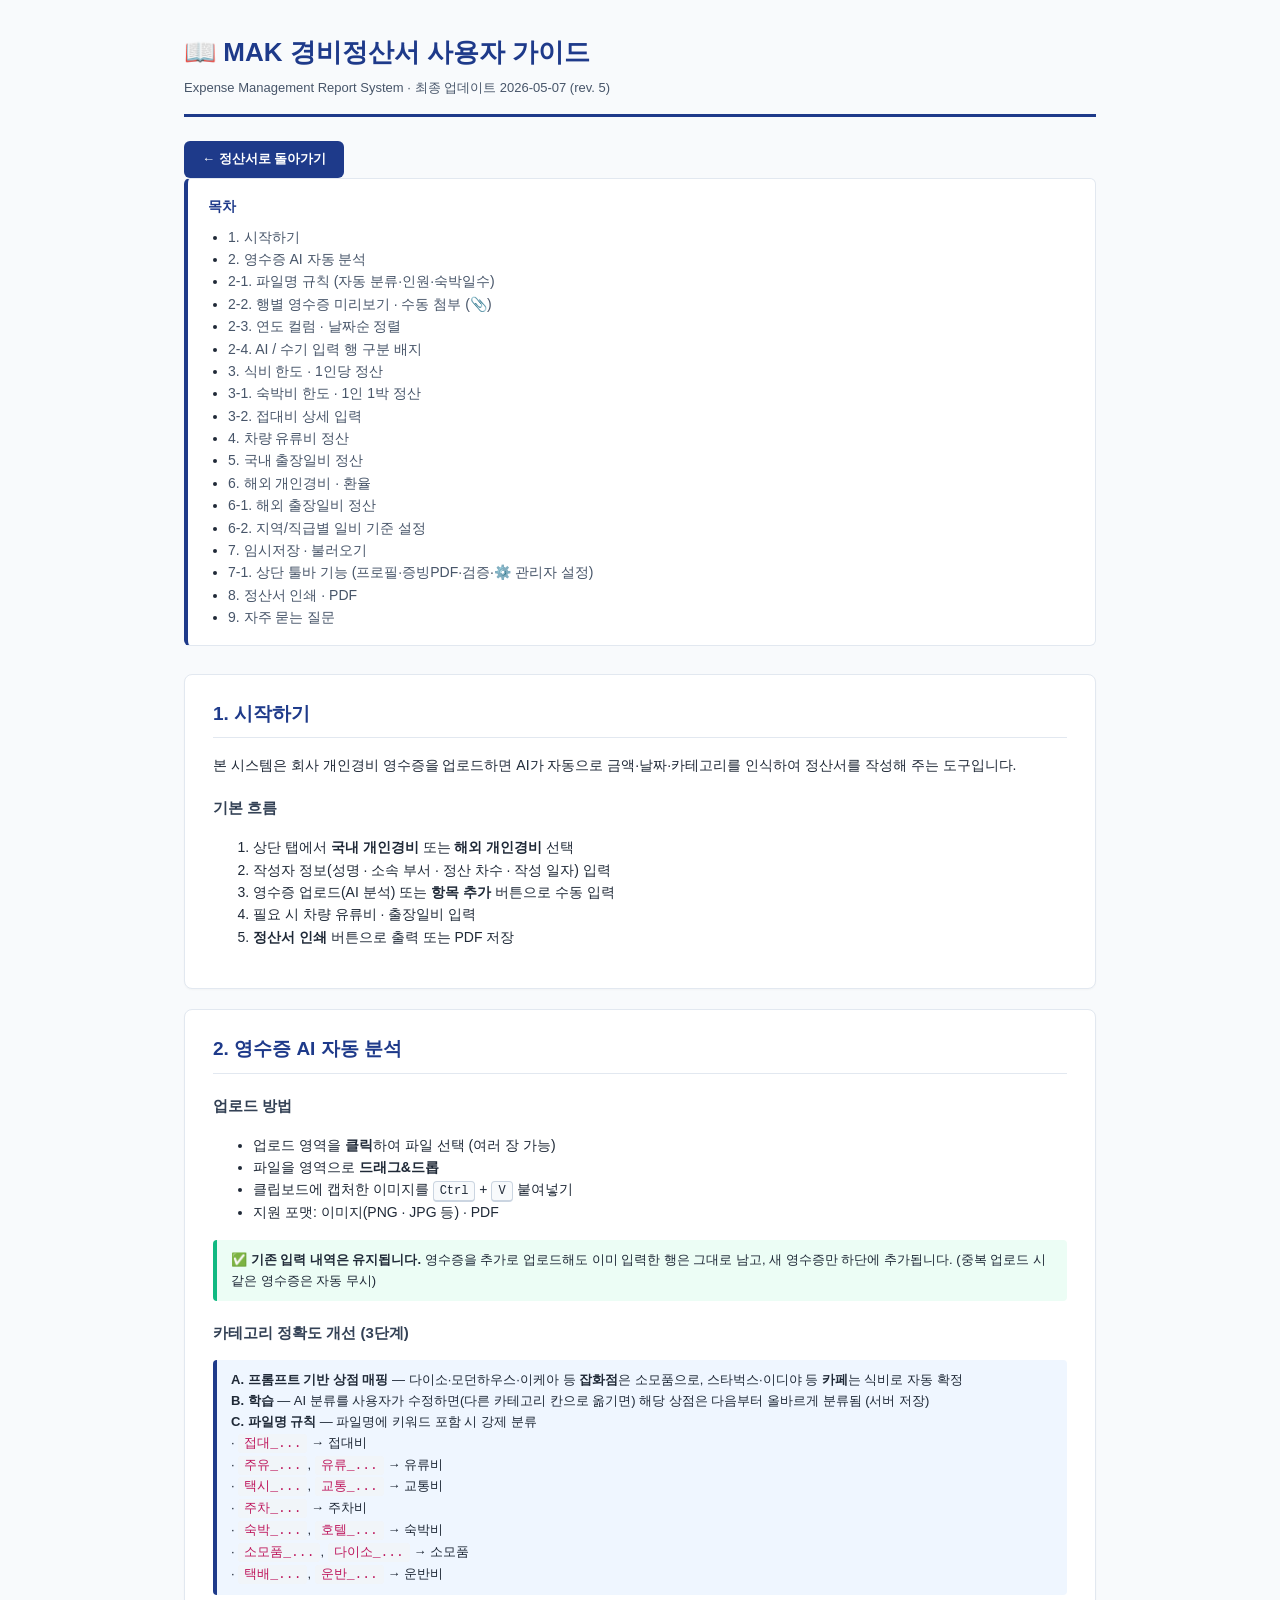
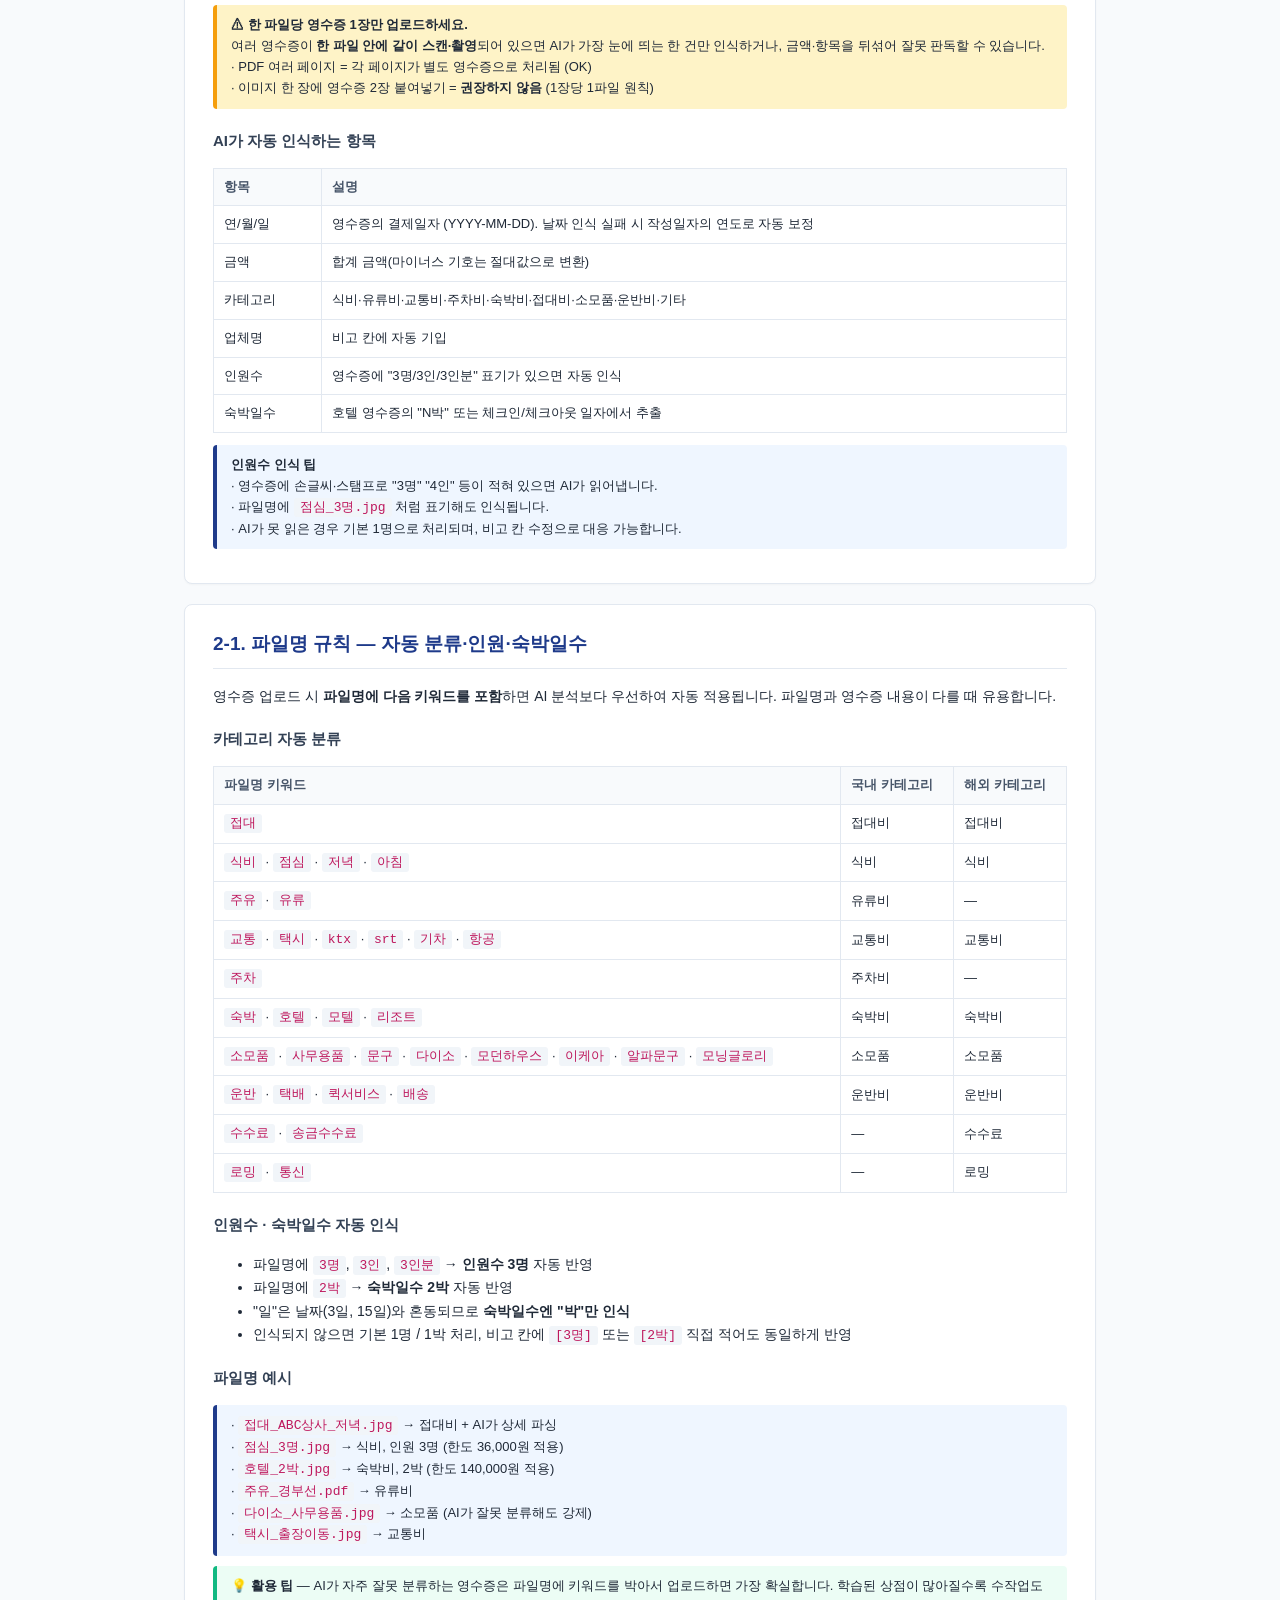
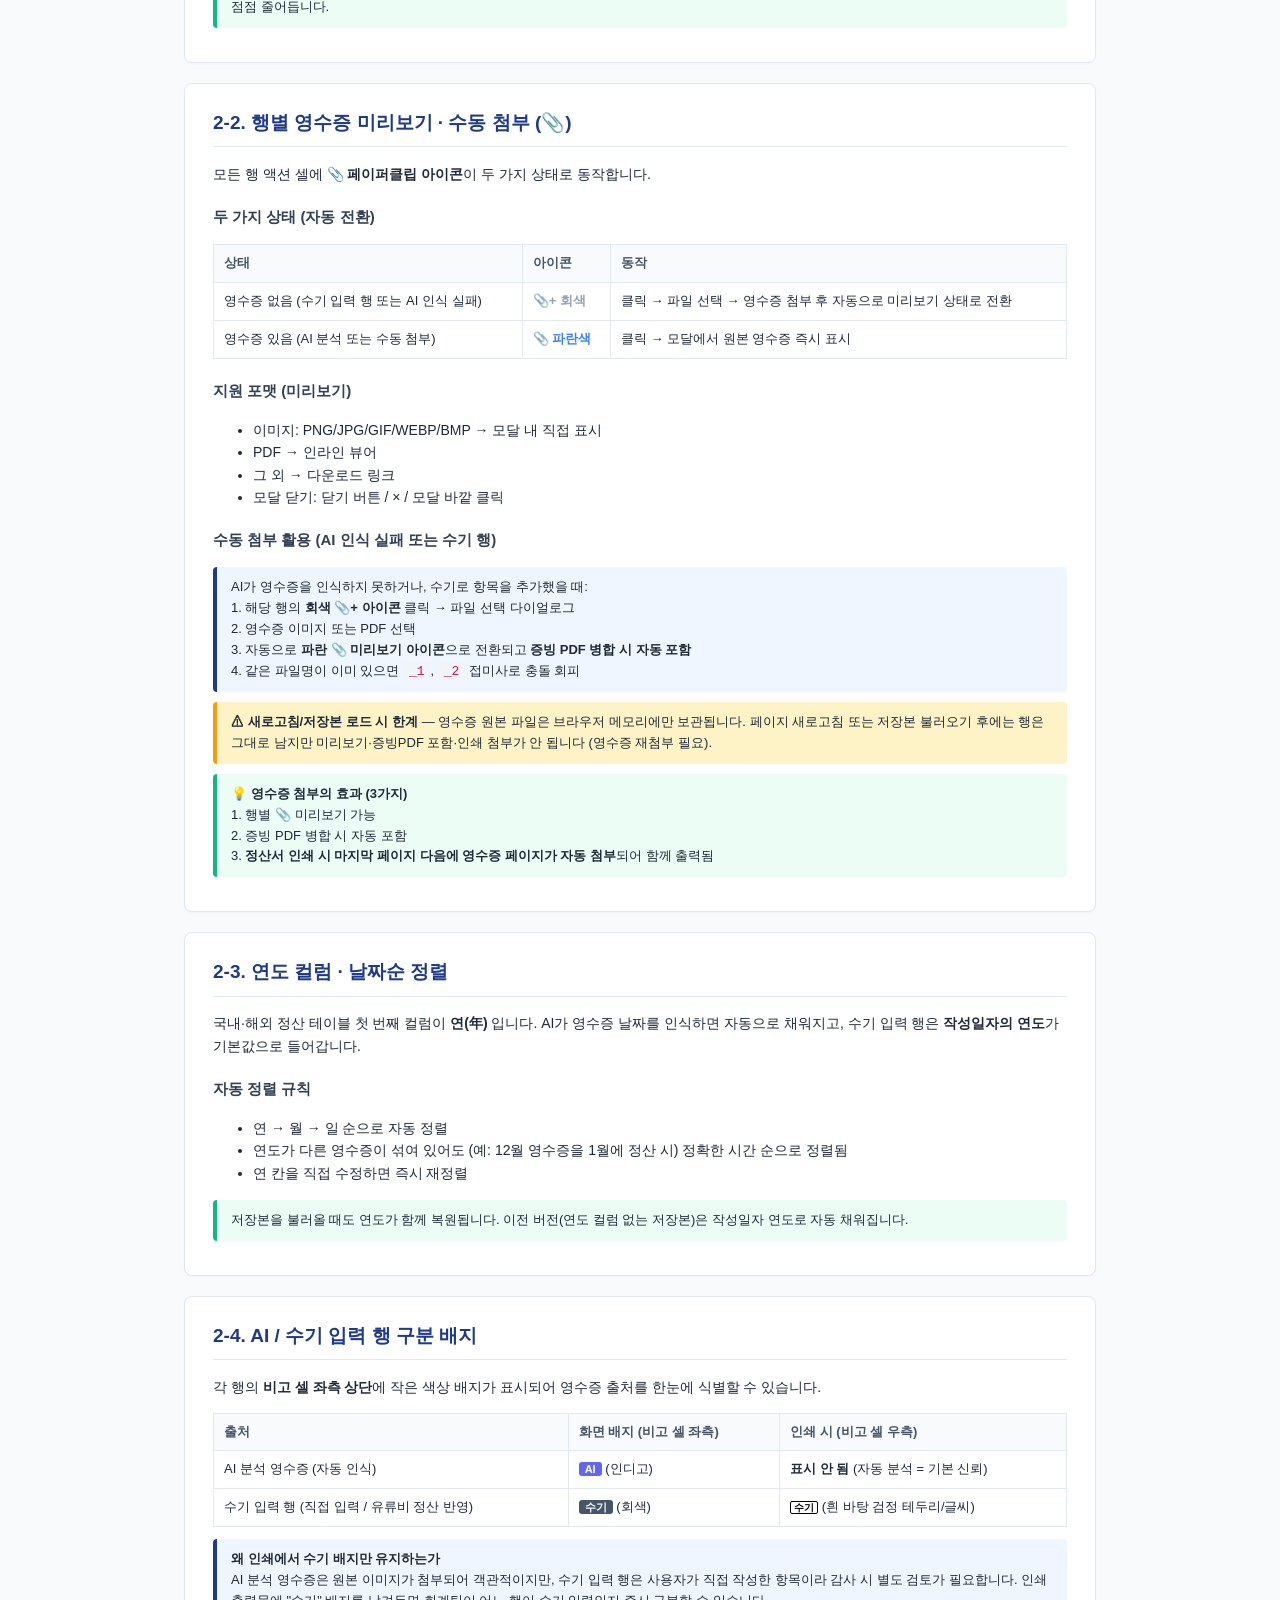
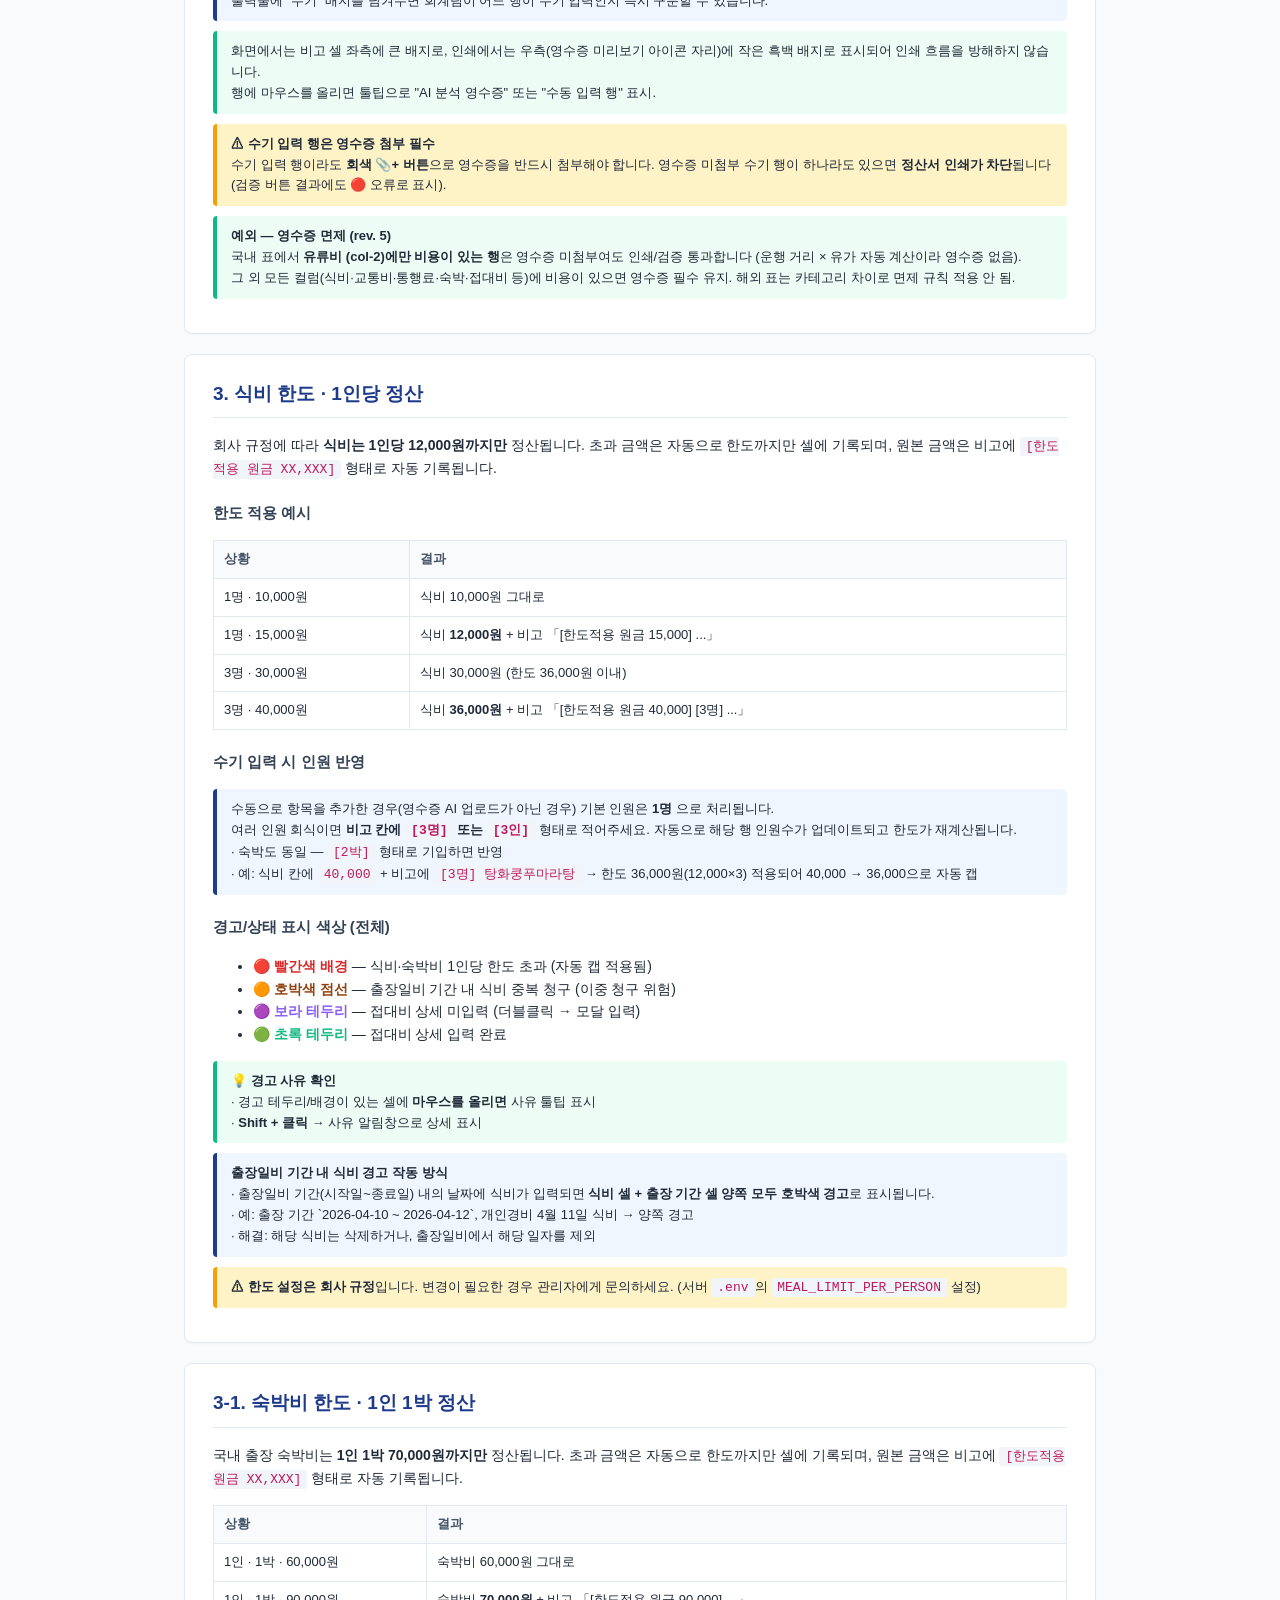
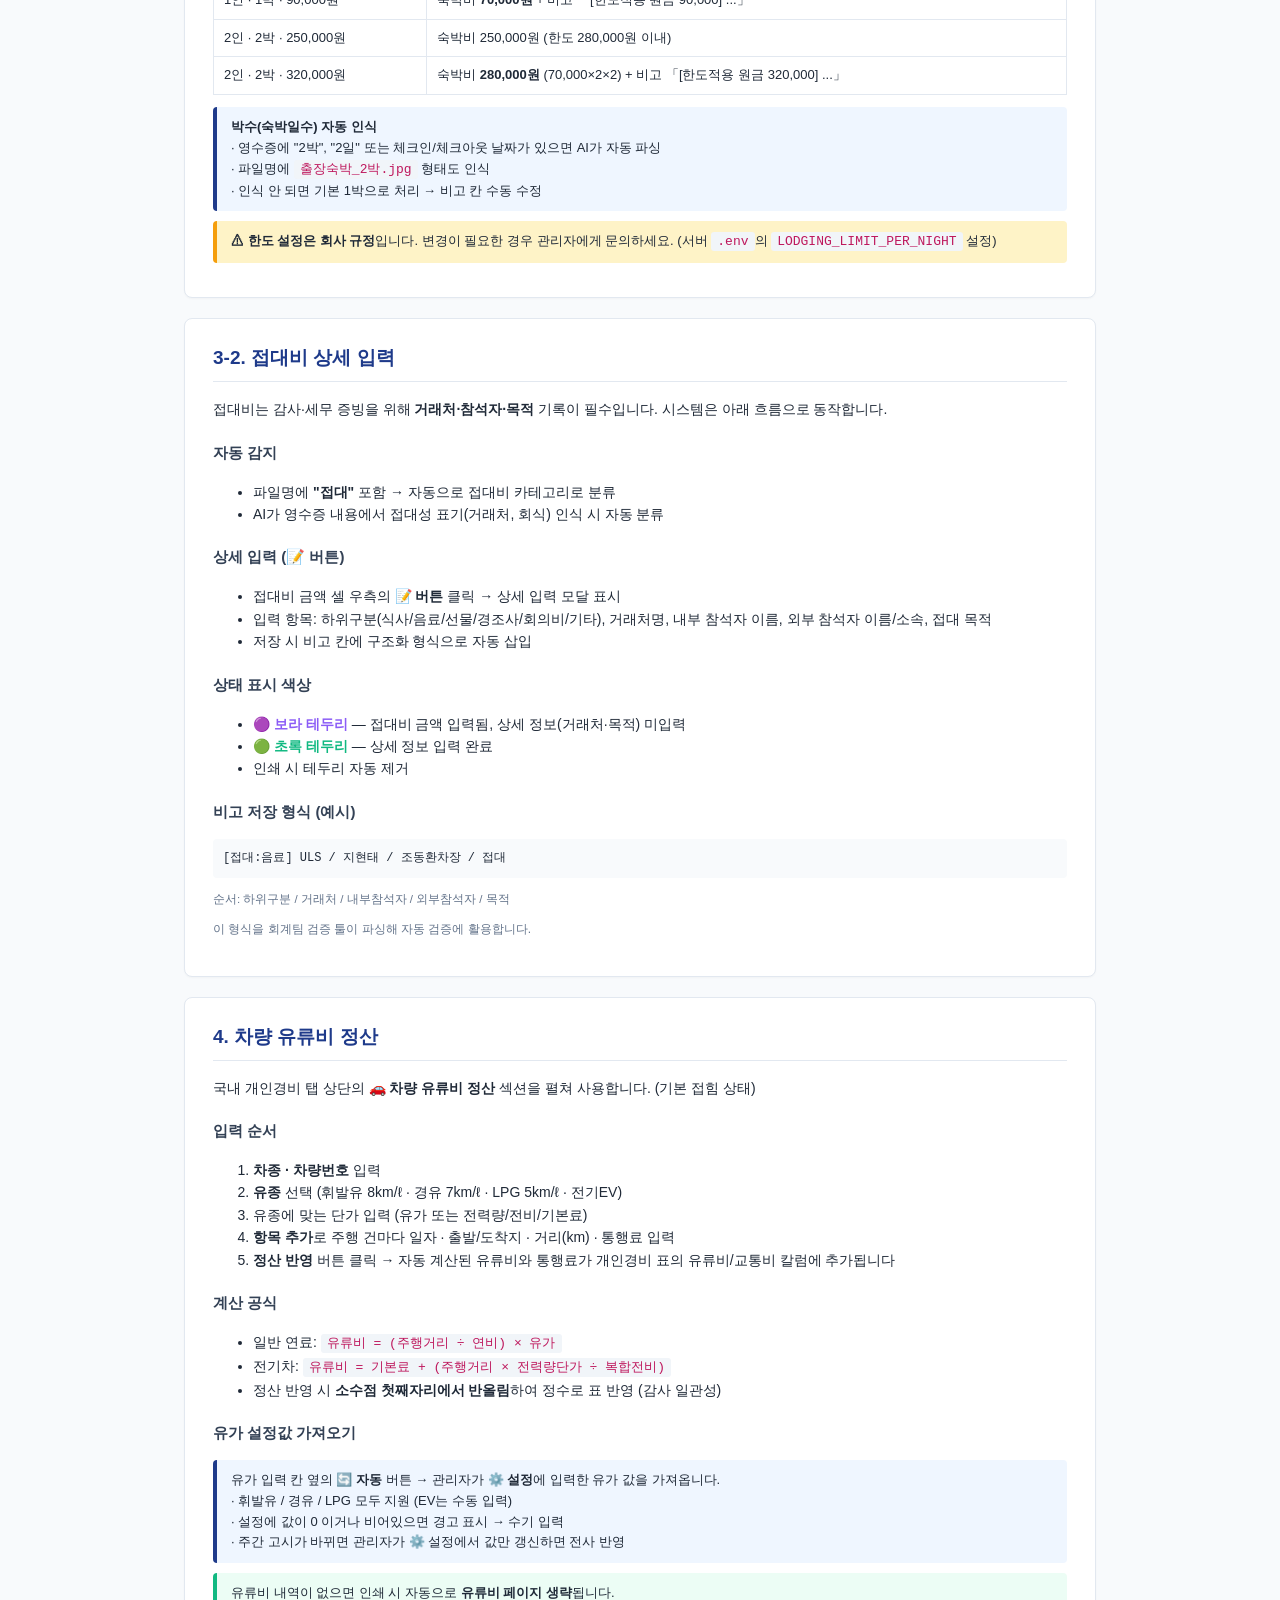
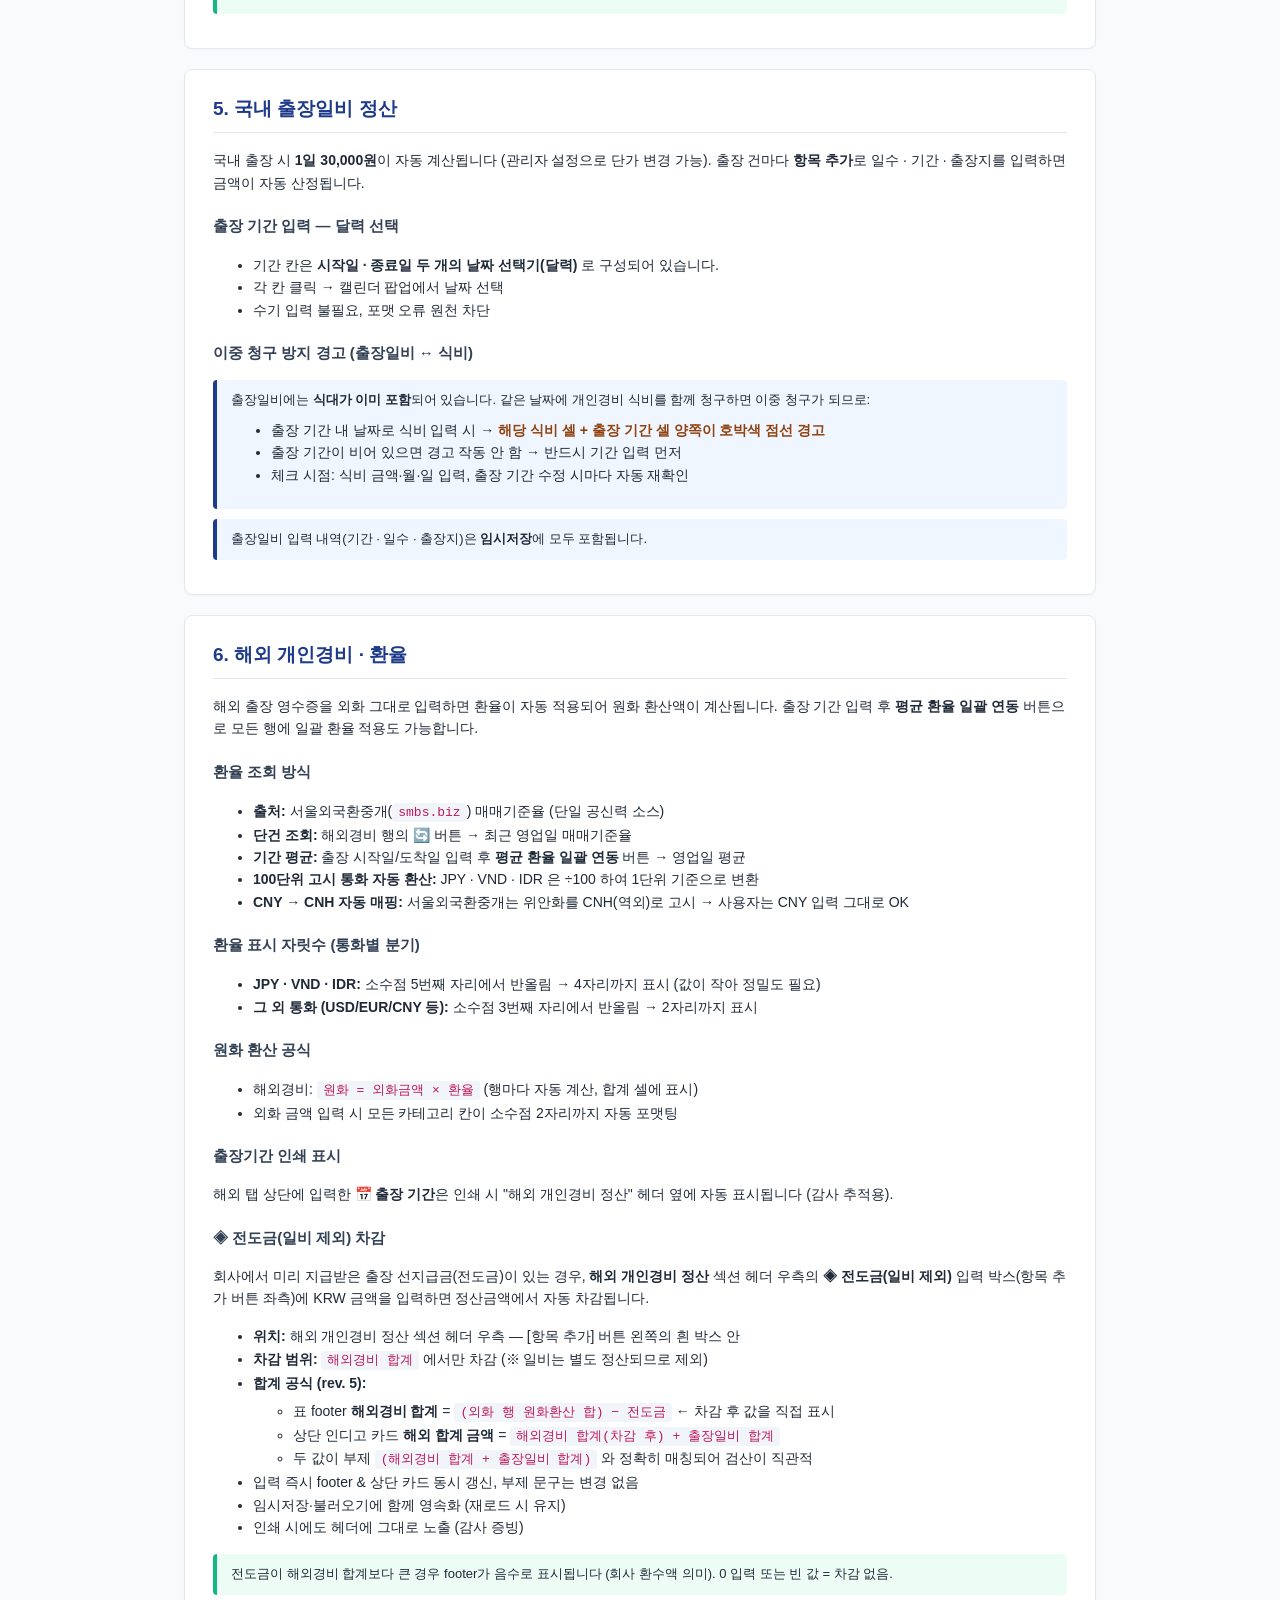
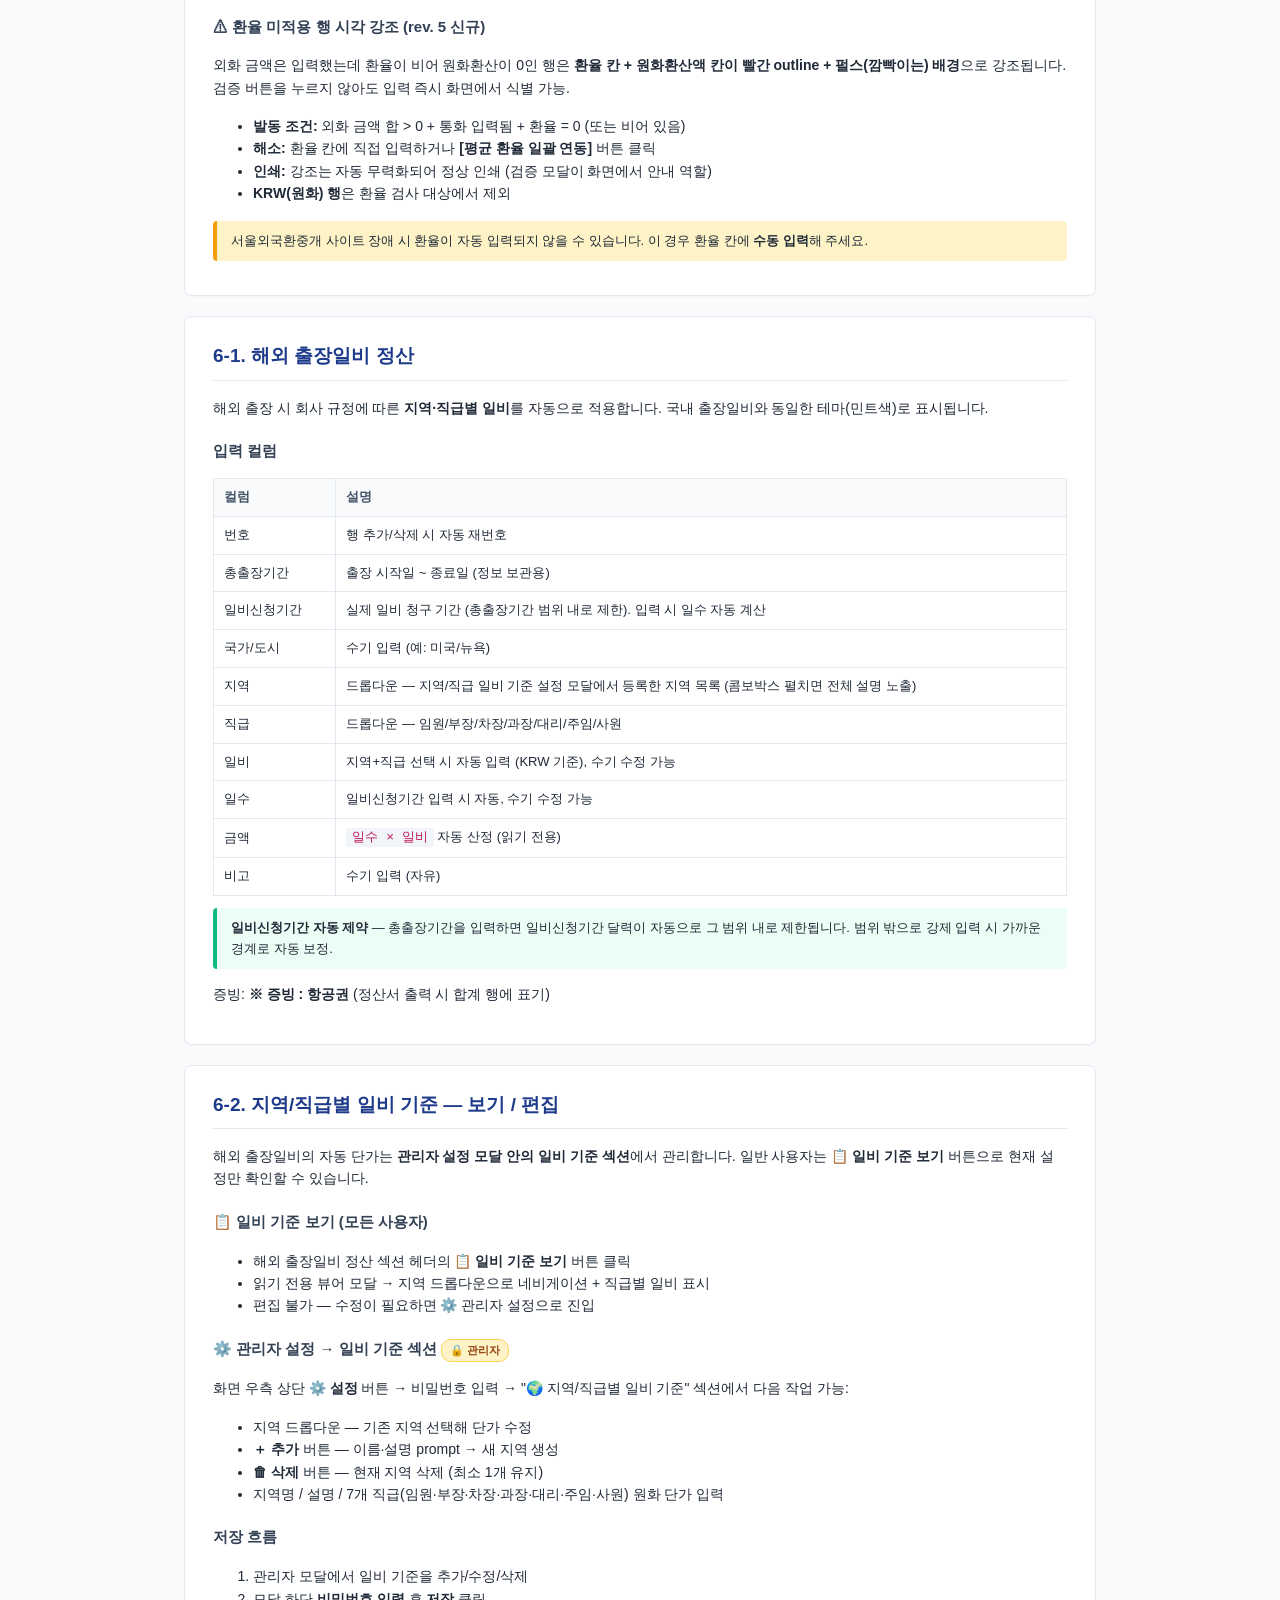
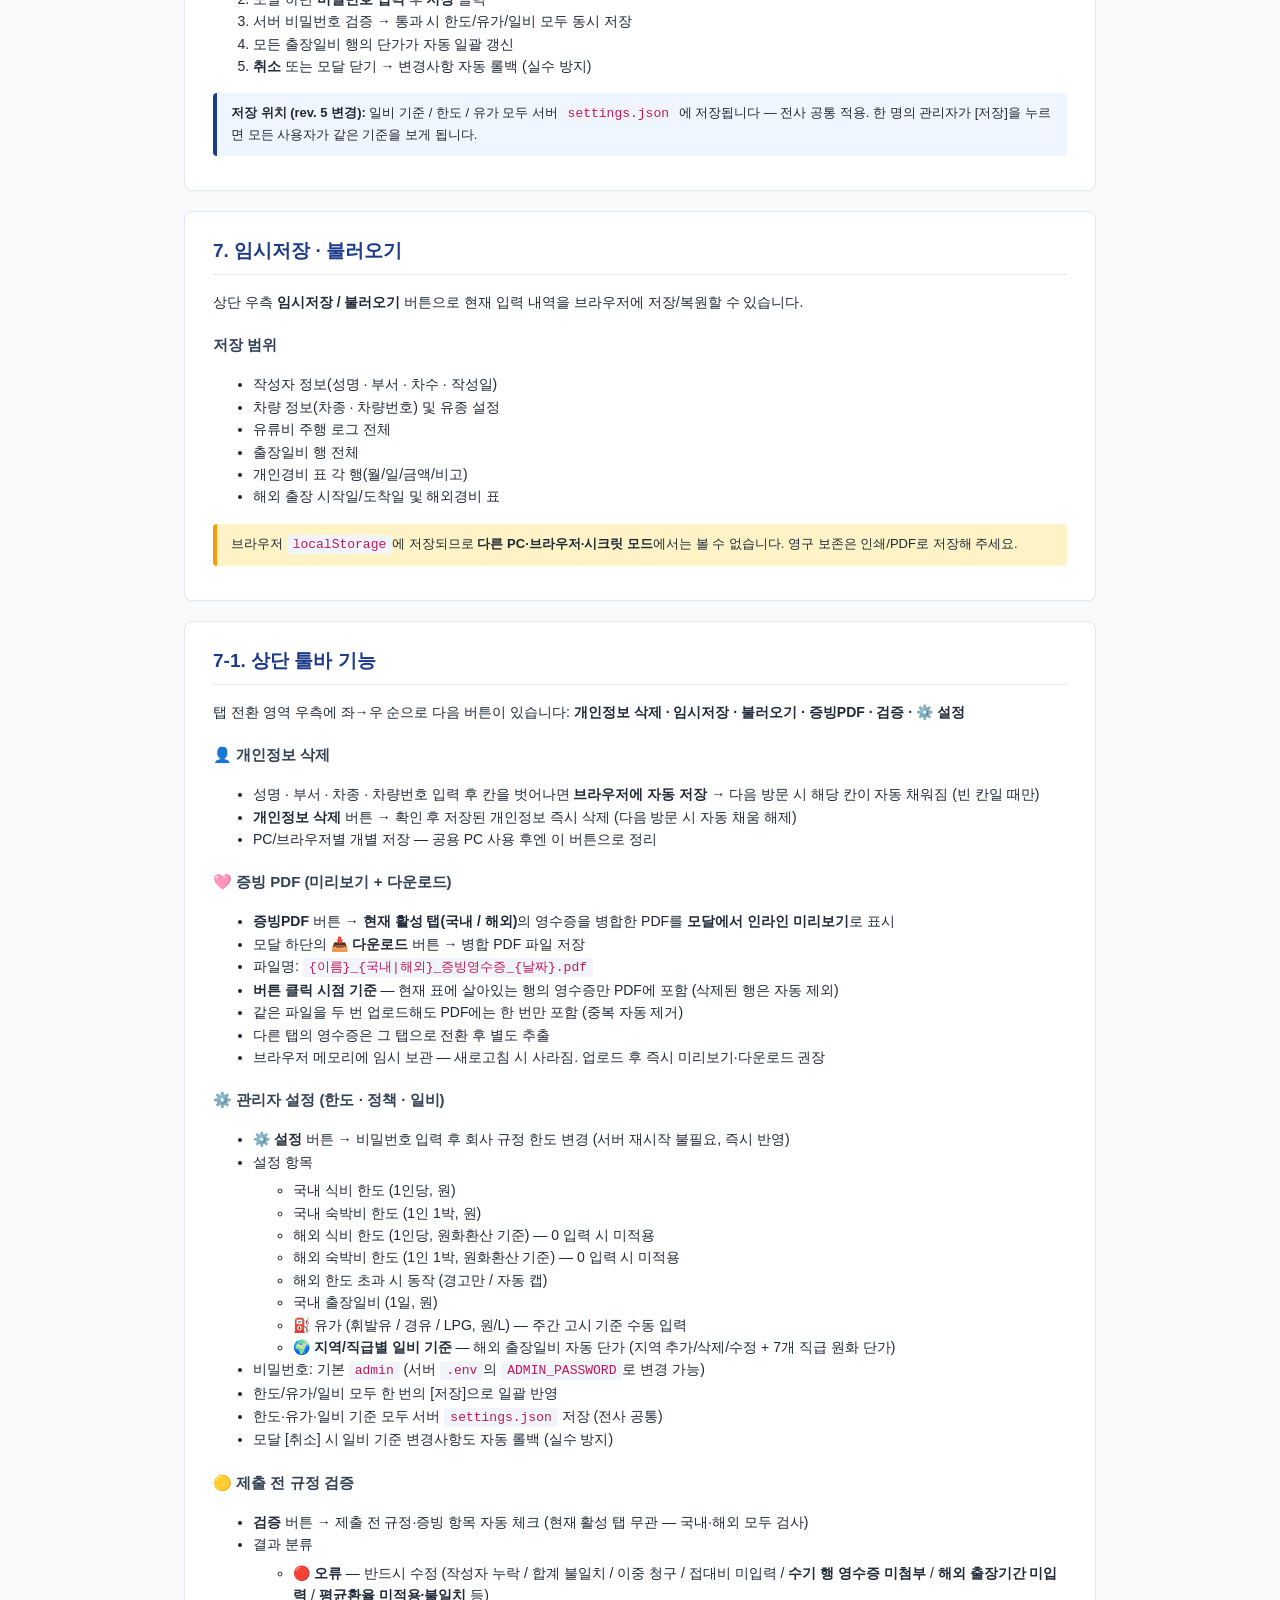
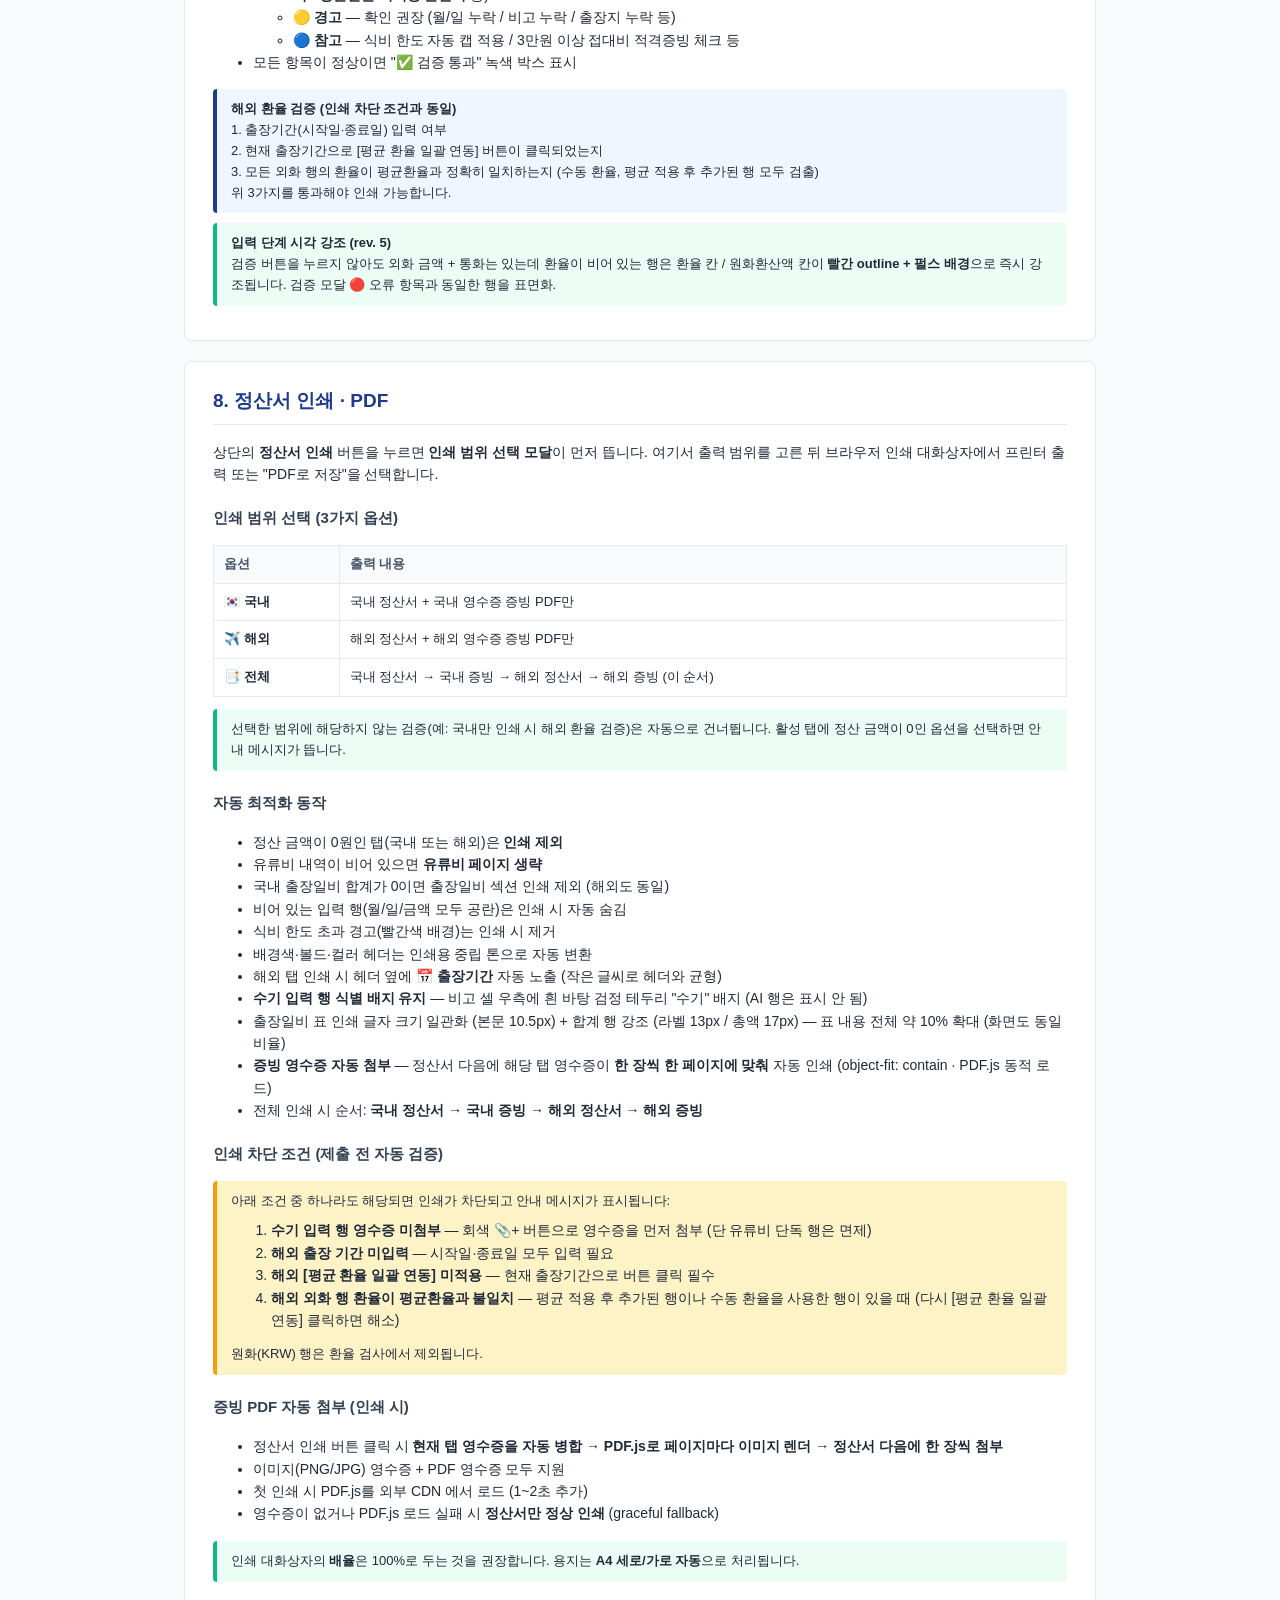
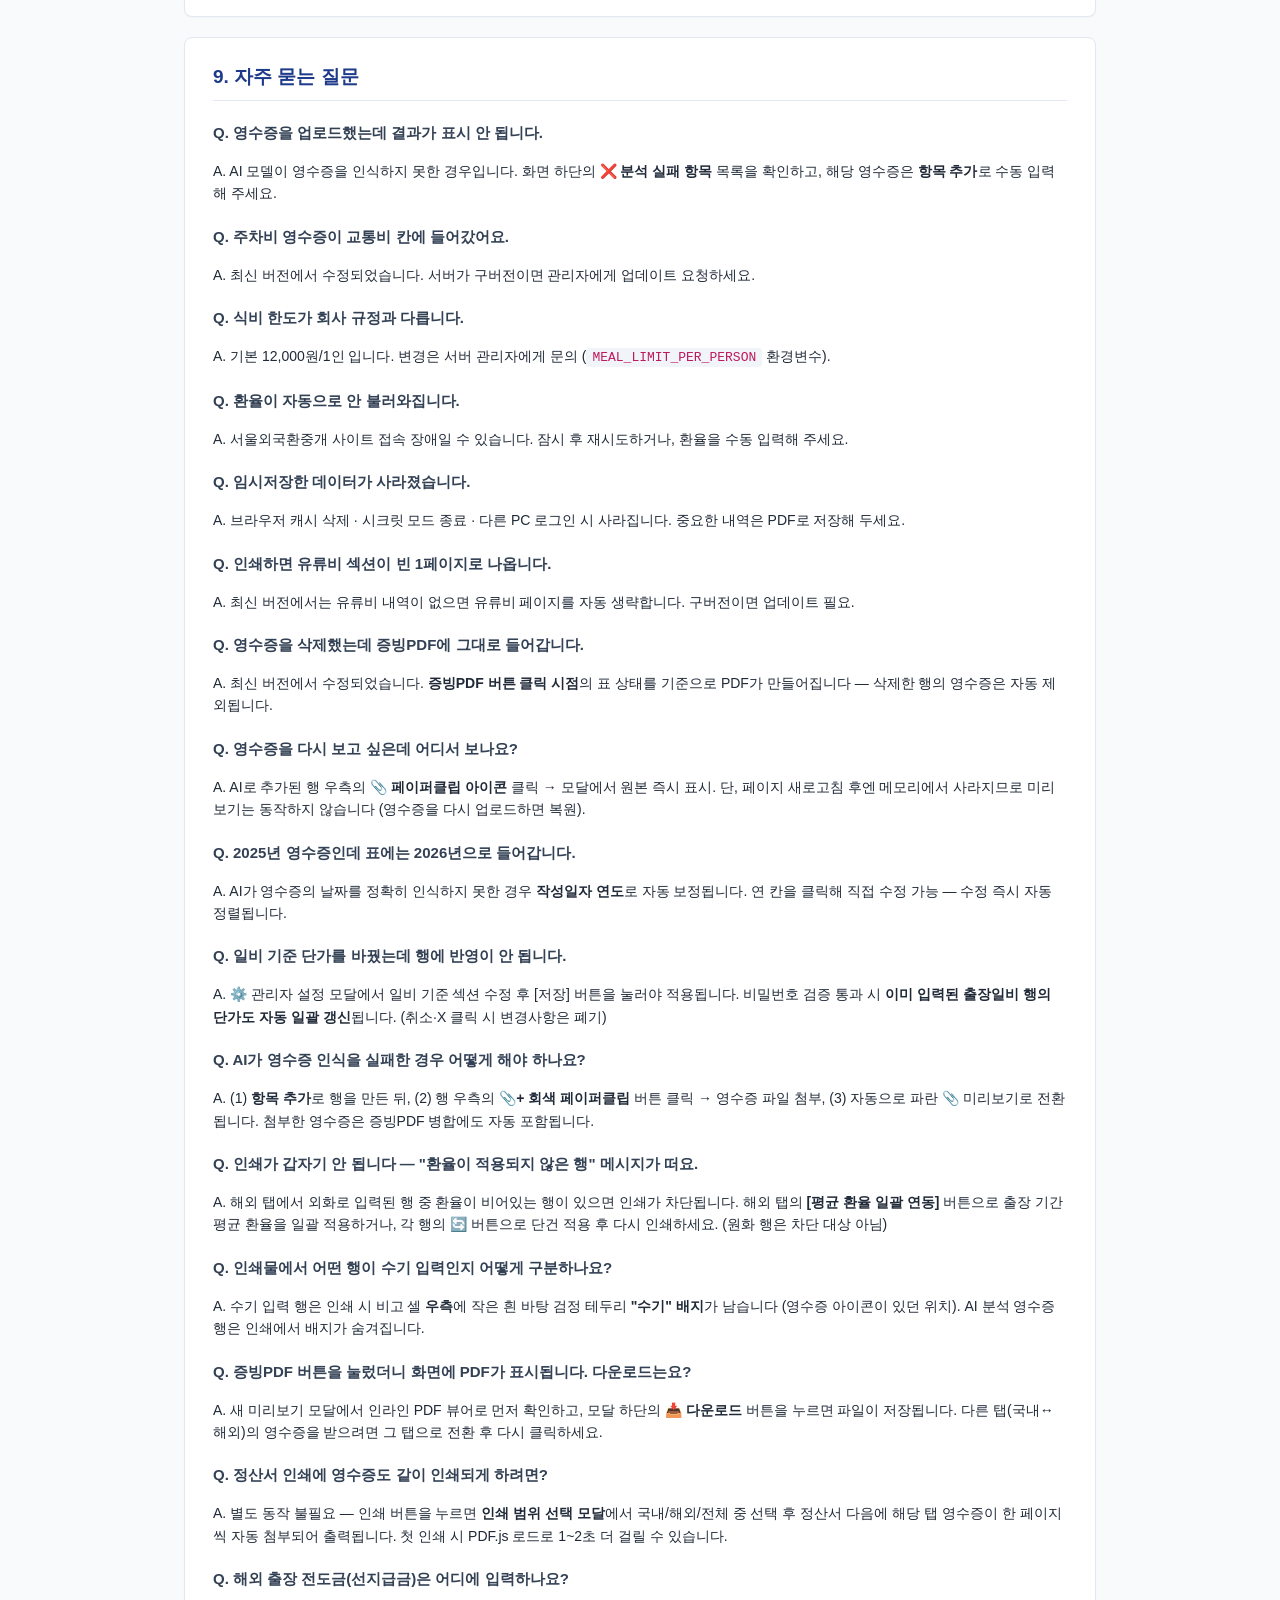
<file: templates/guide.html>
<!DOCTYPE html>
<html lang="ko">
<head>
<meta charset="UTF-8">
<title>MAK 경비정산서 — 사용자 가이드</title>
<meta name="viewport" content="width=device-width, initial-scale=1">
<style>
  :root { --blue: #1e3a8a; --blue-light: #eff6ff; --gray: #475569; --border: #e2e8f0; }
  * { box-sizing: border-box; }
  body { font-family: 'Malgun Gothic', 'Segoe UI', sans-serif; margin: 0; color: #1f2937; background: #f8fafc; line-height: 1.6; }
  .container { max-width: 960px; margin: 0 auto; padding: 32px 24px 80px; }
  header { border-bottom: 3px solid var(--blue); padding-bottom: 16px; margin-bottom: 24px; }
  header h1 { color: var(--blue); margin: 0 0 4px; font-size: 26px; }
  header .sub { color: var(--gray); font-size: 13px; }
  nav.toc { background: white; border: 1px solid var(--border); border-left: 4px solid var(--blue); border-radius: 6px; padding: 16px 20px; margin-bottom: 28px; }
  nav.toc h2 { font-size: 14px; color: var(--blue); margin: 0 0 8px; }
  nav.toc ul { margin: 0; padding-left: 20px; font-size: 13px; }
  nav.toc a { color: var(--gray); text-decoration: none; }
  nav.toc a:hover { color: var(--blue); text-decoration: underline; }
  section { background: white; border: 1px solid var(--border); border-radius: 8px; padding: 24px 28px; margin-bottom: 20px; box-shadow: 0 1px 2px rgba(0,0,0,0.03); }
  section h2 { color: var(--blue); font-size: 19px; border-bottom: 1px solid var(--border); padding-bottom: 8px; margin-top: 0; }
  section h3 { color: #334155; font-size: 15px; margin-top: 20px; }
  p, li { font-size: 14px; }
  code { background: #f1f5f9; padding: 2px 6px; border-radius: 3px; font-size: 13px; color: #be185d; }
  kbd { background: #f8fafc; border: 1px solid #cbd5e1; border-bottom-width: 2px; border-radius: 4px; padding: 2px 6px; font-size: 12px; font-family: monospace; }
  .tip { background: #ecfdf5; border-left: 4px solid #10b981; padding: 10px 14px; border-radius: 4px; margin: 10px 0; font-size: 13px; }
  .warn { background: #fef3c7; border-left: 4px solid #f59e0b; padding: 10px 14px; border-radius: 4px; margin: 10px 0; font-size: 13px; }
  .note { background: var(--blue-light); border-left: 4px solid var(--blue); padding: 10px 14px; border-radius: 4px; margin: 10px 0; font-size: 13px; }
  table { width: 100%; border-collapse: collapse; margin: 12px 0; font-size: 13px; }
  th, td { border: 1px solid var(--border); padding: 8px 10px; text-align: left; }
  th { background: #f8fafc; color: var(--gray); }
  .badge { display: inline-block; background: #fef3c7; color: #92400e; border: 1px solid #fcd34d; padding: 2px 8px; border-radius: 10px; font-size: 11px; font-weight: bold; }
  .back-btn { display: inline-block; background: var(--blue); color: white; padding: 8px 18px; border-radius: 6px; text-decoration: none; font-size: 13px; font-weight: bold; }
  .back-btn:hover { background: #1e40af; }
  footer { text-align: center; color: #94a3b8; font-size: 12px; margin-top: 32px; }
</style>
</head>
<body>
<div class="container">

<header>
  <h1>📖 MAK 경비정산서 사용자 가이드</h1>
  <div class="sub">Expense Management Report System · 최종 업데이트 2026-05-07 (rev. 5)</div>
</header>

<a href="/" class="back-btn">← 정산서로 돌아가기</a>

<nav class="toc">
  <h2>목차</h2>
  <ul>
    <li><a href="#start">1. 시작하기</a></li>
    <li><a href="#ai">2. 영수증 AI 자동 분석</a></li>
    <li><a href="#filename">2-1. 파일명 규칙 (자동 분류·인원·숙박일수)</a></li>
    <li><a href="#receipt-view">2-2. 행별 영수증 미리보기 · 수동 첨부 (📎)</a></li>
    <li><a href="#year">2-3. 연도 컬럼 · 날짜순 정렬</a></li>
    <li><a href="#source-badge">2-4. AI / 수기 입력 행 구분 배지</a></li>
    <li><a href="#meal">3. 식비 한도 · 1인당 정산</a></li>
    <li><a href="#lodging">3-1. 숙박비 한도 · 1인 1박 정산</a></li>
    <li><a href="#entertainment">3-2. 접대비 상세 입력</a></li>
    <li><a href="#fuel">4. 차량 유류비 정산</a></li>
    <li><a href="#trip">5. 국내 출장일비 정산</a></li>
    <li><a href="#overseas">6. 해외 개인경비 · 환율</a></li>
    <li><a href="#overseas-trip">6-1. 해외 출장일비 정산</a></li>
    <li><a href="#per-diem">6-2. 지역/직급별 일비 기준 설정</a></li>
    <li><a href="#save">7. 임시저장 · 불러오기</a></li>
    <li><a href="#toolbar">7-1. 상단 툴바 기능 (프로필·증빙PDF·검증·⚙️ 관리자 설정)</a></li>
    <li><a href="#print">8. 정산서 인쇄 · PDF</a></li>
    <li><a href="#faq">9. 자주 묻는 질문</a></li>
  </ul>
</nav>

<section id="start">
  <h2>1. 시작하기</h2>
  <p>본 시스템은 회사 개인경비 영수증을 업로드하면 AI가 자동으로 금액·날짜·카테고리를 인식하여 정산서를 작성해 주는 도구입니다.</p>
  <h3>기본 흐름</h3>
  <ol>
    <li>상단 탭에서 <b>국내 개인경비</b> 또는 <b>해외 개인경비</b> 선택</li>
    <li>작성자 정보(성명 · 소속 부서 · 정산 차수 · 작성 일자) 입력</li>
    <li>영수증 업로드(AI 분석) 또는 <b>항목 추가</b> 버튼으로 수동 입력</li>
    <li>필요 시 차량 유류비 · 출장일비 입력</li>
    <li><b>정산서 인쇄</b> 버튼으로 출력 또는 PDF 저장</li>
  </ol>
</section>

<section id="ai">
  <h2>2. 영수증 AI 자동 분석</h2>
  <h3>업로드 방법</h3>
  <ul>
    <li>업로드 영역을 <b>클릭</b>하여 파일 선택 (여러 장 가능)</li>
    <li>파일을 영역으로 <b>드래그&amp;드롭</b></li>
    <li>클립보드에 캡처한 이미지를 <kbd>Ctrl</kbd> + <kbd>V</kbd> 붙여넣기</li>
    <li>지원 포맷: 이미지(PNG · JPG 등) · PDF</li>
  </ul>

  <div class="tip">
    <b>✅ 기존 입력 내역은 유지됩니다.</b> 영수증을 추가로 업로드해도 이미 입력한 행은 그대로 남고, 새 영수증만 하단에 추가됩니다. (중복 업로드 시 같은 영수증은 자동 무시)
  </div>

  <h3>카테고리 정확도 개선 (3단계)</h3>
  <div class="note">
    <b>A. 프롬프트 기반 상점 매핑</b> — 다이소·모던하우스·이케아 등 <b>잡화점</b>은 소모품으로, 스타벅스·이디야 등 <b>카페</b>는 식비로 자동 확정<br>
    <b>B. 학습</b> — AI 분류를 사용자가 수정하면(다른 카테고리 칸으로 옮기면) 해당 상점은 다음부터 올바르게 분류됨 (서버 저장)<br>
    <b>C. 파일명 규칙</b> — 파일명에 키워드 포함 시 강제 분류<br>
    · <code>접대_...</code> → 접대비<br>
    · <code>주유_...</code>, <code>유류_...</code> → 유류비<br>
    · <code>택시_...</code>, <code>교통_...</code> → 교통비<br>
    · <code>주차_...</code> → 주차비<br>
    · <code>숙박_...</code>, <code>호텔_...</code> → 숙박비<br>
    · <code>소모품_...</code>, <code>다이소_...</code> → 소모품<br>
    · <code>택배_...</code>, <code>운반_...</code> → 운반비
  </div>

  <div class="warn">
    <b>⚠ 한 파일당 영수증 1장만 업로드하세요.</b><br>
    여러 영수증이 <b>한 파일 안에 같이 스캔·촬영</b>되어 있으면 AI가 가장 눈에 띄는 한 건만 인식하거나, 금액·항목을 뒤섞어 잘못 판독할 수 있습니다.<br>
    · PDF 여러 페이지 = 각 페이지가 별도 영수증으로 처리됨 (OK)<br>
    · 이미지 한 장에 영수증 2장 붙여넣기 = <b>권장하지 않음</b> (1장당 1파일 원칙)
  </div>

  <h3>AI가 자동 인식하는 항목</h3>
  <table>
    <tr><th>항목</th><th>설명</th></tr>
    <tr><td>연/월/일</td><td>영수증의 결제일자 (YYYY-MM-DD). 날짜 인식 실패 시 작성일자의 연도로 자동 보정</td></tr>
    <tr><td>금액</td><td>합계 금액(마이너스 기호는 절대값으로 변환)</td></tr>
    <tr><td>카테고리</td><td>식비·유류비·교통비·주차비·숙박비·접대비·소모품·운반비·기타</td></tr>
    <tr><td>업체명</td><td>비고 칸에 자동 기입</td></tr>
    <tr><td>인원수</td><td>영수증에 "3명/3인/3인분" 표기가 있으면 자동 인식</td></tr>
    <tr><td>숙박일수</td><td>호텔 영수증의 "N박" 또는 체크인/체크아웃 일자에서 추출</td></tr>
  </table>

  <div class="note">
    <b>인원수 인식 팁</b><br>
    · 영수증에 손글씨·스탬프로 "3명" "4인" 등이 적혀 있으면 AI가 읽어냅니다.<br>
    · 파일명에 <code>점심_3명.jpg</code> 처럼 표기해도 인식됩니다.<br>
    · AI가 못 읽은 경우 기본 1명으로 처리되며, 비고 칸 수정으로 대응 가능합니다.
  </div>
</section>

<section id="filename">
  <h2>2-1. 파일명 규칙 — 자동 분류·인원·숙박일수</h2>
  <p>영수증 업로드 시 <b>파일명에 다음 키워드를 포함</b>하면 AI 분석보다 우선하여 자동 적용됩니다. 파일명과 영수증 내용이 다를 때 유용합니다.</p>

  <h3>카테고리 자동 분류</h3>
  <table>
    <tr><th>파일명 키워드</th><th>국내 카테고리</th><th>해외 카테고리</th></tr>
    <tr><td><code>접대</code></td><td>접대비</td><td>접대비</td></tr>
    <tr><td><code>식비</code> · <code>점심</code> · <code>저녁</code> · <code>아침</code></td><td>식비</td><td>식비</td></tr>
    <tr><td><code>주유</code> · <code>유류</code></td><td>유류비</td><td>—</td></tr>
    <tr><td><code>교통</code> · <code>택시</code> · <code>ktx</code> · <code>srt</code> · <code>기차</code> · <code>항공</code></td><td>교통비</td><td>교통비</td></tr>
    <tr><td><code>주차</code></td><td>주차비</td><td>—</td></tr>
    <tr><td><code>숙박</code> · <code>호텔</code> · <code>모텔</code> · <code>리조트</code></td><td>숙박비</td><td>숙박비</td></tr>
    <tr><td><code>소모품</code> · <code>사무용품</code> · <code>문구</code> · <code>다이소</code> · <code>모던하우스</code> · <code>이케아</code> · <code>알파문구</code> · <code>모닝글로리</code></td><td>소모품</td><td>소모품</td></tr>
    <tr><td><code>운반</code> · <code>택배</code> · <code>퀵서비스</code> · <code>배송</code></td><td>운반비</td><td>운반비</td></tr>
    <tr><td><code>수수료</code> · <code>송금수수료</code></td><td>—</td><td>수수료</td></tr>
    <tr><td><code>로밍</code> · <code>통신</code></td><td>—</td><td>로밍</td></tr>
  </table>

  <h3>인원수 · 숙박일수 자동 인식</h3>
  <ul>
    <li>파일명에 <code>3명</code>, <code>3인</code>, <code>3인분</code> → <b>인원수 3명</b> 자동 반영</li>
    <li>파일명에 <code>2박</code> → <b>숙박일수 2박</b> 자동 반영</li>
    <li>"일"은 날짜(3일, 15일)와 혼동되므로 <b>숙박일수엔 "박"만 인식</b></li>
    <li>인식되지 않으면 기본 1명 / 1박 처리, 비고 칸에 <code>[3명]</code> 또는 <code>[2박]</code> 직접 적어도 동일하게 반영</li>
  </ul>

  <h3>파일명 예시</h3>
  <div class="note">
    · <code>접대_ABC상사_저녁.jpg</code> → 접대비 + AI가 상세 파싱<br>
    · <code>점심_3명.jpg</code> → 식비, 인원 3명 (한도 36,000원 적용)<br>
    · <code>호텔_2박.jpg</code> → 숙박비, 2박 (한도 140,000원 적용)<br>
    · <code>주유_경부선.pdf</code> → 유류비<br>
    · <code>다이소_사무용품.jpg</code> → 소모품 (AI가 잘못 분류해도 강제)<br>
    · <code>택시_출장이동.jpg</code> → 교통비
  </div>

  <div class="tip">
    <b>💡 활용 팁</b> — AI가 자주 잘못 분류하는 영수증은 파일명에 키워드를 박아서 업로드하면 가장 확실합니다. 학습된 상점이 많아질수록 수작업도 점점 줄어듭니다.
  </div>
</section>

<section id="receipt-view">
  <h2>2-2. 행별 영수증 미리보기 · 수동 첨부 (📎)</h2>
  <p>모든 행 액션 셀에 <b>📎 페이퍼클립 아이콘</b>이 두 가지 상태로 동작합니다.</p>

  <h3>두 가지 상태 (자동 전환)</h3>
  <table>
    <tr><th>상태</th><th>아이콘</th><th>동작</th></tr>
    <tr><td>영수증 없음 (수기 입력 행 또는 AI 인식 실패)</td><td><b style="color:#94a3b8;">📎+ 회색</b></td><td>클릭 → 파일 선택 → 영수증 첨부 후 자동으로 미리보기 상태로 전환</td></tr>
    <tr><td>영수증 있음 (AI 분석 또는 수동 첨부)</td><td><b style="color:#3b82f6;">📎 파란색</b></td><td>클릭 → 모달에서 원본 영수증 즉시 표시</td></tr>
  </table>

  <h3>지원 포맷 (미리보기)</h3>
  <ul>
    <li>이미지: PNG/JPG/GIF/WEBP/BMP → 모달 내 직접 표시</li>
    <li>PDF → 인라인 뷰어</li>
    <li>그 외 → 다운로드 링크</li>
    <li>모달 닫기: 닫기 버튼 / × / 모달 바깥 클릭</li>
  </ul>

  <h3>수동 첨부 활용 (AI 인식 실패 또는 수기 행)</h3>
  <div class="note">
    AI가 영수증을 인식하지 못하거나, 수기로 항목을 추가했을 때:<br>
    1. 해당 행의 <b>회색 📎+ 아이콘</b> 클릭 → 파일 선택 다이얼로그<br>
    2. 영수증 이미지 또는 PDF 선택<br>
    3. 자동으로 <b>파란 📎 미리보기 아이콘</b>으로 전환되고 <b>증빙 PDF 병합 시 자동 포함</b><br>
    4. 같은 파일명이 이미 있으면 <code>_1</code>, <code>_2</code> 접미사로 충돌 회피
  </div>

  <div class="warn">
    <b>⚠ 새로고침/저장본 로드 시 한계</b> — 영수증 원본 파일은 브라우저 메모리에만 보관됩니다. 페이지 새로고침 또는 저장본 불러오기 후에는 행은 그대로 남지만 미리보기·증빙PDF 포함·인쇄 첨부가 안 됩니다 (영수증 재첨부 필요).
  </div>

  <div class="tip">
    <b>💡 영수증 첨부의 효과 (3가지)</b><br>
    1. 행별 📎 미리보기 가능<br>
    2. 증빙 PDF 병합 시 자동 포함<br>
    3. <b>정산서 인쇄 시 마지막 페이지 다음에 영수증 페이지가 자동 첨부</b>되어 함께 출력됨
  </div>
</section>

<section id="year">
  <h2>2-3. 연도 컬럼 · 날짜순 정렬</h2>
  <p>국내·해외 정산 테이블 첫 번째 컬럼이 <b>연(年)</b> 입니다. AI가 영수증 날짜를 인식하면 자동으로 채워지고, 수기 입력 행은 <b>작성일자의 연도</b>가 기본값으로 들어갑니다.</p>

  <h3>자동 정렬 규칙</h3>
  <ul>
    <li>연 → 월 → 일 순으로 자동 정렬</li>
    <li>연도가 다른 영수증이 섞여 있어도 (예: 12월 영수증을 1월에 정산 시) 정확한 시간 순으로 정렬됨</li>
    <li>연 칸을 직접 수정하면 즉시 재정렬</li>
  </ul>

  <div class="tip">
    저장본을 불러올 때도 연도가 함께 복원됩니다. 이전 버전(연도 컬럼 없는 저장본)은 작성일자 연도로 자동 채워집니다.
  </div>
</section>

<section id="source-badge">
  <h2>2-4. AI / 수기 입력 행 구분 배지</h2>
  <p>각 행의 <b>비고 셀 좌측 상단</b>에 작은 색상 배지가 표시되어 영수증 출처를 한눈에 식별할 수 있습니다.</p>

  <table>
    <tr><th>출처</th><th>화면 배지 (비고 셀 좌측)</th><th>인쇄 시 (비고 셀 우측)</th></tr>
    <tr>
      <td>AI 분석 영수증 (자동 인식)</td>
      <td><span style="background:#6366f1;color:white;padding:1px 6px;border-radius:3px;font-size:11px;font-weight:bold;">AI</span> (인디고)</td>
      <td><b>표시 안 됨</b> (자동 분석 = 기본 신뢰)</td>
    </tr>
    <tr>
      <td>수기 입력 행 (직접 입력 / 유류비 정산 반영)</td>
      <td><span style="background:#475569;color:white;padding:1px 6px;border-radius:3px;font-size:11px;font-weight:bold;">수기</span> (회색)</td>
      <td><span style="background:white;color:#000;border:1px solid #000;padding:0 3px;border-radius:2px;font-size:10px;font-weight:bold;">수기</span> (흰 바탕 검정 테두리/글씨)</td>
    </tr>
  </table>

  <div class="note">
    <b>왜 인쇄에서 수기 배지만 유지하는가</b><br>
    AI 분석 영수증은 원본 이미지가 첨부되어 객관적이지만, 수기 입력 행은 사용자가 직접 작성한 항목이라 감사 시 별도 검토가 필요합니다. 인쇄 출력물에 "수기" 배지를 남겨두면 회계팀이 어느 행이 수기 입력인지 즉시 구분할 수 있습니다.
  </div>

  <div class="tip">
    화면에서는 비고 셀 좌측에 큰 배지로, 인쇄에서는 우측(영수증 미리보기 아이콘 자리)에 작은 흑백 배지로 표시되어 인쇄 흐름을 방해하지 않습니다.<br>
    행에 마우스를 올리면 툴팁으로 "AI 분석 영수증" 또는 "수동 입력 행" 표시.
  </div>

  <div class="warn">
    <b>⚠ 수기 입력 행은 영수증 첨부 필수</b><br>
    수기 입력 행이라도 <b>회색 📎+ 버튼</b>으로 영수증을 반드시 첨부해야 합니다. 영수증 미첨부 수기 행이 하나라도 있으면 <b>정산서 인쇄가 차단</b>됩니다 (검증 버튼 결과에도 🔴 오류로 표시).
  </div>

  <div class="tip">
    <b>예외 — 영수증 면제 (rev. 5)</b><br>
    국내 표에서 <b>유류비 (col-2)에만 비용이 있는 행</b>은 영수증 미첨부여도 인쇄/검증 통과합니다 (운행 거리 × 유가 자동 계산이라 영수증 없음).<br>
    그 외 모든 컬럼(식비·교통비·통행료·숙박·접대비 등)에 비용이 있으면 영수증 필수 유지. 해외 표는 카테고리 차이로 면제 규칙 적용 안 됨.
  </div>
</section>

<section id="meal">
  <h2>3. 식비 한도 · 1인당 정산</h2>
  <p>회사 규정에 따라 <b>식비는 1인당 12,000원까지만</b> 정산됩니다. 초과 금액은 자동으로 한도까지만 셀에 기록되며, 원본 금액은 비고에 <code>[한도적용 원금 XX,XXX]</code> 형태로 자동 기록됩니다.</p>

  <h3>한도 적용 예시</h3>
  <table>
    <tr><th>상황</th><th>결과</th></tr>
    <tr><td>1명 · 10,000원</td><td>식비 10,000원 그대로</td></tr>
    <tr><td>1명 · 15,000원</td><td>식비 <b>12,000원</b> + 비고 「[한도적용 원금 15,000] ...」</td></tr>
    <tr><td>3명 · 30,000원</td><td>식비 30,000원 (한도 36,000원 이내)</td></tr>
    <tr><td>3명 · 40,000원</td><td>식비 <b>36,000원</b> + 비고 「[한도적용 원금 40,000] [3명] ...」</td></tr>
  </table>

  <h3>수기 입력 시 인원 반영</h3>
  <div class="note">
    수동으로 항목을 추가한 경우(영수증 AI 업로드가 아닌 경우) 기본 인원은 <b>1명</b> 으로 처리됩니다.<br>
    여러 인원 회식이면 <b>비고 칸에 <code>[3명]</code> 또는 <code>[3인]</code></b> 형태로 적어주세요. 자동으로 해당 행 인원수가 업데이트되고 한도가 재계산됩니다.<br>
    · 숙박도 동일 — <code>[2박]</code> 형태로 기입하면 반영<br>
    · 예: 식비 칸에 <code>40,000</code> + 비고에 <code>[3명] 탕화쿵푸마라탕</code> → 한도 36,000원(12,000×3) 적용되어 40,000 → 36,000으로 자동 캡
  </div>

  <h3>경고/상태 표시 색상 (전체)</h3>
  <ul>
    <li><b style="color:#dc2626;">🔴 빨간색 배경</b> — 식비·숙박비 1인당 한도 초과 (자동 캡 적용됨)</li>
    <li><b style="color:#92400e;">🟠 호박색 점선</b> — 출장일비 기간 내 식비 중복 청구 (이중 청구 위험)</li>
    <li><b style="color:#8b5cf6;">🟣 보라 테두리</b> — 접대비 상세 미입력 (더블클릭 → 모달 입력)</li>
    <li><b style="color:#10b981;">🟢 초록 테두리</b> — 접대비 상세 입력 완료</li>
  </ul>

  <div class="tip">
    <b>💡 경고 사유 확인</b><br>
    · 경고 테두리/배경이 있는 셀에 <b>마우스를 올리면</b> 사유 툴팁 표시<br>
    · <b>Shift + 클릭</b> → 사유 알림창으로 상세 표시
  </div>

  <div class="note">
    <b>출장일비 기간 내 식비 경고 작동 방식</b><br>
    · 출장일비 기간(시작일~종료일) 내의 날짜에 식비가 입력되면 <b>식비 셀 + 출장 기간 셀 양쪽 모두 호박색 경고</b>로 표시됩니다.<br>
    · 예: 출장 기간 `2026-04-10 ~ 2026-04-12`, 개인경비 4월 11일 식비 → 양쪽 경고<br>
    · 해결: 해당 식비는 삭제하거나, 출장일비에서 해당 일자를 제외
  </div>

  <div class="warn">
    <b>⚠ 한도 설정은 회사 규정</b>입니다. 변경이 필요한 경우 관리자에게 문의하세요. (서버 <code>.env</code>의 <code>MEAL_LIMIT_PER_PERSON</code> 설정)
  </div>
</section>

<section id="lodging">
  <h2>3-1. 숙박비 한도 · 1인 1박 정산</h2>
  <p>국내 출장 숙박비는 <b>1인 1박 70,000원까지만</b> 정산됩니다. 초과 금액은 자동으로 한도까지만 셀에 기록되며, 원본 금액은 비고에 <code>[한도적용 원금 XX,XXX]</code> 형태로 자동 기록됩니다.</p>

  <table>
    <tr><th>상황</th><th>결과</th></tr>
    <tr><td>1인 · 1박 · 60,000원</td><td>숙박비 60,000원 그대로</td></tr>
    <tr><td>1인 · 1박 · 90,000원</td><td>숙박비 <b>70,000원</b> + 비고 「[한도적용 원금 90,000] ...」</td></tr>
    <tr><td>2인 · 2박 · 250,000원</td><td>숙박비 250,000원 (한도 280,000원 이내)</td></tr>
    <tr><td>2인 · 2박 · 320,000원</td><td>숙박비 <b>280,000원</b> (70,000×2×2) + 비고 「[한도적용 원금 320,000] ...」</td></tr>
  </table>

  <div class="note">
    <b>박수(숙박일수) 자동 인식</b><br>
    · 영수증에 "2박", "2일" 또는 체크인/체크아웃 날짜가 있으면 AI가 자동 파싱<br>
    · 파일명에 <code>출장숙박_2박.jpg</code> 형태도 인식<br>
    · 인식 안 되면 기본 1박으로 처리 → 비고 칸 수동 수정
  </div>

  <div class="warn">
    <b>⚠ 한도 설정은 회사 규정</b>입니다. 변경이 필요한 경우 관리자에게 문의하세요. (서버 <code>.env</code>의 <code>LODGING_LIMIT_PER_NIGHT</code> 설정)
  </div>
</section>

<section id="entertainment">
  <h2>3-2. 접대비 상세 입력</h2>
  <p>접대비는 감사·세무 증빙을 위해 <b>거래처·참석자·목적</b> 기록이 필수입니다. 시스템은 아래 흐름으로 동작합니다.</p>

  <h3>자동 감지</h3>
  <ul>
    <li>파일명에 <b>"접대"</b> 포함 → 자동으로 접대비 카테고리로 분류</li>
    <li>AI가 영수증 내용에서 접대성 표기(거래처, 회식) 인식 시 자동 분류</li>
  </ul>

  <h3>상세 입력 (📝 버튼)</h3>
  <ul>
    <li>접대비 금액 셀 우측의 <b>📝 버튼</b> 클릭 → 상세 입력 모달 표시</li>
    <li>입력 항목: 하위구분(식사/음료/선물/경조사/회의비/기타), 거래처명, 내부 참석자 이름, 외부 참석자 이름/소속, 접대 목적</li>
    <li>저장 시 비고 칸에 구조화 형식으로 자동 삽입</li>
  </ul>

  <h3>상태 표시 색상</h3>
  <ul>
    <li><b style="color:#8b5cf6;">🟣 보라 테두리</b> — 접대비 금액 입력됨, 상세 정보(거래처·목적) 미입력</li>
    <li><b style="color:#10b981;">🟢 초록 테두리</b> — 상세 정보 입력 완료</li>
    <li>인쇄 시 테두리 자동 제거</li>
  </ul>

  <h3>비고 저장 형식 (예시)</h3>
  <pre style="background:#f8fafc; padding:10px; border-radius:4px; font-size:12px;">[접대:음료] ULS / 지현태 / 조동환차장 / 접대</pre>
  <p style="font-size:11.5px; color:#64748b;">순서: 하위구분 / 거래처 / 내부참석자 / 외부참석자 / 목적</p>
  <p style="font-size:12px; color:#64748b;">이 형식을 회계팀 검증 툴이 파싱해 자동 검증에 활용합니다.</p>
</section>

<section id="fuel">
  <h2>4. 차량 유류비 정산</h2>
  <p>국내 개인경비 탭 상단의 <b>🚗 차량 유류비 정산</b> 섹션을 펼쳐 사용합니다. (기본 접힘 상태)</p>

  <h3>입력 순서</h3>
  <ol>
    <li><b>차종 · 차량번호</b> 입력</li>
    <li><b>유종</b> 선택 (휘발유 8km/ℓ · 경유 7km/ℓ · LPG 5km/ℓ · 전기EV)</li>
    <li>유종에 맞는 단가 입력 (유가 또는 전력량/전비/기본료)</li>
    <li><b>항목 추가</b>로 주행 건마다 일자 · 출발/도착지 · 거리(km) · 통행료 입력</li>
    <li><b>정산 반영</b> 버튼 클릭 → 자동 계산된 유류비와 통행료가 개인경비 표의 유류비/교통비 칼럼에 추가됩니다</li>
  </ol>

  <h3>계산 공식</h3>
  <ul>
    <li>일반 연료: <code>유류비 = (주행거리 ÷ 연비) × 유가</code></li>
    <li>전기차: <code>유류비 = 기본료 + (주행거리 × 전력량단가 ÷ 복합전비)</code></li>
    <li>정산 반영 시 <b>소수점 첫째자리에서 반올림</b>하여 정수로 표 반영 (감사 일관성)</li>
  </ul>

  <h3>유가 설정값 가져오기</h3>
  <div class="note">
    유가 입력 칸 옆의 <b>🔄 자동</b> 버튼 → 관리자가 <b>⚙️ 설정</b>에 입력한 유가 값을 가져옵니다.<br>
    · 휘발유 / 경유 / LPG 모두 지원 (EV는 수동 입력)<br>
    · 설정에 값이 0 이거나 비어있으면 경고 표시 → 수기 입력<br>
    · 주간 고시가 바뀌면 관리자가 ⚙️ 설정에서 값만 갱신하면 전사 반영
  </div>

  <div class="tip">
    유류비 내역이 없으면 인쇄 시 자동으로 <b>유류비 페이지 생략</b>됩니다.
  </div>
</section>

<section id="trip">
  <h2>5. 국내 출장일비 정산</h2>
  <p>국내 출장 시 <b>1일 30,000원</b>이 자동 계산됩니다 (관리자 설정으로 단가 변경 가능). 출장 건마다 <b>항목 추가</b>로 일수 · 기간 · 출장지를 입력하면 금액이 자동 산정됩니다.</p>

  <h3>출장 기간 입력 — 달력 선택</h3>
  <ul>
    <li>기간 칸은 <b>시작일 · 종료일 두 개의 날짜 선택기(달력)</b> 로 구성되어 있습니다.</li>
    <li>각 칸 클릭 → 캘린더 팝업에서 날짜 선택</li>
    <li>수기 입력 불필요, 포맷 오류 원천 차단</li>
  </ul>

  <h3>이중 청구 방지 경고 (출장일비 ↔ 식비)</h3>
  <div class="note">
    출장일비에는 <b>식대가 이미 포함</b>되어 있습니다. 같은 날짜에 개인경비 식비를 함께 청구하면 이중 청구가 되므로:
    <ul style="margin-top:8px;">
      <li>출장 기간 내 날짜로 식비 입력 시 → <b style="color:#92400e;">해당 식비 셀 + 출장 기간 셀 양쪽이 호박색 점선 경고</b></li>
      <li>출장 기간이 비어 있으면 경고 작동 안 함 → 반드시 기간 입력 먼저</li>
      <li>체크 시점: 식비 금액·월·일 입력, 출장 기간 수정 시마다 자동 재확인</li>
    </ul>
  </div>

  <div class="note">출장일비 입력 내역(기간 · 일수 · 출장지)은 <b>임시저장</b>에 모두 포함됩니다.</div>
</section>

<section id="overseas">
  <h2>6. 해외 개인경비 · 환율</h2>
  <p>해외 출장 영수증을 외화 그대로 입력하면 환율이 자동 적용되어 원화 환산액이 계산됩니다. 출장 기간 입력 후 <b>평균 환율 일괄 연동</b> 버튼으로 모든 행에 일괄 환율 적용도 가능합니다.</p>

  <h3>환율 조회 방식</h3>
  <ul>
    <li><b>출처:</b> 서울외국환중개(<code>smbs.biz</code>) 매매기준율 (단일 공신력 소스)</li>
    <li><b>단건 조회:</b> 해외경비 행의 🔄 버튼 → 최근 영업일 매매기준율</li>
    <li><b>기간 평균:</b> 출장 시작일/도착일 입력 후 <b>평균 환율 일괄 연동</b> 버튼 → 영업일 평균</li>
    <li><b>100단위 고시 통화 자동 환산:</b> JPY · VND · IDR 은 ÷100 하여 1단위 기준으로 변환</li>
    <li><b>CNY → CNH 자동 매핑:</b> 서울외국환중개는 위안화를 CNH(역외)로 고시 → 사용자는 CNY 입력 그대로 OK</li>
  </ul>

  <h3>환율 표시 자릿수 (통화별 분기)</h3>
  <ul>
    <li><b>JPY · VND · IDR:</b> 소수점 5번째 자리에서 반올림 → 4자리까지 표시 (값이 작아 정밀도 필요)</li>
    <li><b>그 외 통화 (USD/EUR/CNY 등):</b> 소수점 3번째 자리에서 반올림 → 2자리까지 표시</li>
  </ul>

  <h3>원화 환산 공식</h3>
  <ul>
    <li>해외경비: <code>원화 = 외화금액 × 환율</code> (행마다 자동 계산, 합계 셀에 표시)</li>
    <li>외화 금액 입력 시 모든 카테고리 칸이 소수점 2자리까지 자동 포맷팅</li>
  </ul>

  <h3>출장기간 인쇄 표시</h3>
  <p>해외 탭 상단에 입력한 <b>📅 출장 기간</b>은 인쇄 시 "해외 개인경비 정산" 헤더 옆에 자동 표시됩니다 (감사 추적용).</p>

  <h3>◈ 전도금(일비 제외) 차감</h3>
  <p>회사에서 미리 지급받은 출장 선지급금(전도금)이 있는 경우, <b>해외 개인경비 정산</b> 섹션 헤더 우측의 <b>◈ 전도금(일비 제외)</b> 입력 박스(항목 추가 버튼 좌측)에 KRW 금액을 입력하면 정산금액에서 자동 차감됩니다.</p>
  <ul>
    <li><b>위치:</b> 해외 개인경비 정산 섹션 헤더 우측 — [항목 추가] 버튼 왼쪽의 흰 박스 안</li>
    <li><b>차감 범위:</b> <code>해외경비 합계</code> 에서만 차감 (※ 일비는 별도 정산되므로 제외)</li>
    <li><b>합계 공식 (rev. 5):</b>
      <ul style="margin-top:6px;">
        <li>표 footer <b>해외경비 합계</b> = <code>(외화 행 원화환산 합) − 전도금</code> ← 차감 후 값을 직접 표시</li>
        <li>상단 인디고 카드 <b>해외 합계 금액</b> = <code>해외경비 합계(차감 후) + 출장일비 합계</code></li>
        <li>두 값이 부제 <code>(해외경비 합계 + 출장일비 합계)</code> 와 정확히 매칭되어 검산이 직관적</li>
      </ul>
    </li>
    <li>입력 즉시 footer & 상단 카드 동시 갱신, 부제 문구는 변경 없음</li>
    <li>임시저장·불러오기에 함께 영속화 (재로드 시 유지)</li>
    <li>인쇄 시에도 헤더에 그대로 노출 (감사 증빙)</li>
  </ul>
  <div class="tip">
    전도금이 해외경비 합계보다 큰 경우 footer가 음수로 표시됩니다 (회사 환수액 의미). 0 입력 또는 빈 값 = 차감 없음.
  </div>

  <h3>⚠ 환율 미적용 행 시각 강조 (rev. 5 신규)</h3>
  <p>외화 금액은 입력했는데 환율이 비어 원화환산이 0인 행은 <b>환율 칸 + 원화환산액 칸이 빨간 outline + 펄스(깜빡이는) 배경</b>으로 강조됩니다. 검증 버튼을 누르지 않아도 입력 즉시 화면에서 식별 가능.</p>
  <ul>
    <li><b>발동 조건:</b> 외화 금액 합 &gt; 0 + 통화 입력됨 + 환율 = 0 (또는 비어 있음)</li>
    <li><b>해소:</b> 환율 칸에 직접 입력하거나 <b>[평균 환율 일괄 연동]</b> 버튼 클릭</li>
    <li><b>인쇄:</b> 강조는 자동 무력화되어 정상 인쇄 (검증 모달이 화면에서 안내 역할)</li>
    <li><b>KRW(원화) 행</b>은 환율 검사 대상에서 제외</li>
  </ul>

  <div class="warn">
    서울외국환중개 사이트 장애 시 환율이 자동 입력되지 않을 수 있습니다. 이 경우 환율 칸에 <b>수동 입력</b>해 주세요.
  </div>
</section>

<section id="overseas-trip">
  <h2>6-1. 해외 출장일비 정산</h2>
  <p>해외 출장 시 회사 규정에 따른 <b>지역·직급별 일비</b>를 자동으로 적용합니다. 국내 출장일비와 동일한 테마(민트색)로 표시됩니다.</p>

  <h3>입력 컬럼</h3>
  <table>
    <tr><th>컬럼</th><th>설명</th></tr>
    <tr><td>번호</td><td>행 추가/삭제 시 자동 재번호</td></tr>
    <tr><td>총출장기간</td><td>출장 시작일 ~ 종료일 (정보 보관용)</td></tr>
    <tr><td>일비신청기간</td><td>실제 일비 청구 기간 (총출장기간 범위 내로 제한). 입력 시 일수 자동 계산</td></tr>
    <tr><td>국가/도시</td><td>수기 입력 (예: 미국/뉴욕)</td></tr>
    <tr><td>지역</td><td>드롭다운 — 지역/직급 일비 기준 설정 모달에서 등록한 지역 목록 (콤보박스 펼치면 전체 설명 노출)</td></tr>
    <tr><td>직급</td><td>드롭다운 — 임원/부장/차장/과장/대리/주임/사원</td></tr>
    <tr><td>일비</td><td>지역+직급 선택 시 자동 입력 (KRW 기준), 수기 수정 가능</td></tr>
    <tr><td>일수</td><td>일비신청기간 입력 시 자동, 수기 수정 가능</td></tr>
    <tr><td>금액</td><td><code>일수 × 일비</code> 자동 산정 (읽기 전용)</td></tr>
    <tr><td>비고</td><td>수기 입력 (자유)</td></tr>
  </table>

  <div class="tip">
    <b>일비신청기간 자동 제약</b> — 총출장기간을 입력하면 일비신청기간 달력이 자동으로 그 범위 내로 제한됩니다. 범위 밖으로 강제 입력 시 가까운 경계로 자동 보정.
  </div>

  <p>증빙: <b>※ 증빙 : 항공권</b> (정산서 출력 시 합계 행에 표기)</p>
</section>

<section id="per-diem">
  <h2>6-2. 지역/직급별 일비 기준 — 보기 / 편집</h2>
  <p>해외 출장일비의 자동 단가는 <b>관리자 설정 모달 안의 일비 기준 섹션</b>에서 관리합니다. 일반 사용자는 <b>📋 일비 기준 보기</b> 버튼으로 현재 설정만 확인할 수 있습니다.</p>

  <h3>📋 일비 기준 보기 (모든 사용자)</h3>
  <ul>
    <li>해외 출장일비 정산 섹션 헤더의 <b>📋 일비 기준 보기</b> 버튼 클릭</li>
    <li>읽기 전용 뷰어 모달 → 지역 드롭다운으로 네비게이션 + 직급별 일비 표시</li>
    <li>편집 불가 — 수정이 필요하면 ⚙️ 관리자 설정으로 진입</li>
  </ul>

  <h3>⚙️ 관리자 설정 → 일비 기준 섹션 <span class="badge">🔒 관리자</span></h3>
  <p>화면 우측 상단 <b>⚙️ 설정</b> 버튼 → 비밀번호 입력 → "🌍 지역/직급별 일비 기준" 섹션에서 다음 작업 가능:</p>
  <ul>
    <li>지역 드롭다운 — 기존 지역 선택해 단가 수정</li>
    <li><b>＋ 추가</b> 버튼 — 이름·설명 prompt → 새 지역 생성</li>
    <li><b>🗑 삭제</b> 버튼 — 현재 지역 삭제 (최소 1개 유지)</li>
    <li>지역명 / 설명 / 7개 직급(임원·부장·차장·과장·대리·주임·사원) 원화 단가 입력</li>
  </ul>

  <h3>저장 흐름</h3>
  <ol>
    <li>관리자 모달에서 일비 기준을 추가/수정/삭제</li>
    <li>모달 하단 <b>비밀번호 입력</b> 후 <b>저장</b> 클릭</li>
    <li>서버 비밀번호 검증 → 통과 시 한도/유가/일비 모두 동시 저장</li>
    <li>모든 출장일비 행의 단가가 자동 일괄 갱신</li>
    <li><b>취소</b> 또는 모달 닫기 → 변경사항 자동 롤백 (실수 방지)</li>
  </ol>

  <div class="note">
    <b>저장 위치 (rev. 5 변경):</b> 일비 기준 / 한도 / 유가 모두 서버 <code>settings.json</code> 에 저장됩니다 — 전사 공통 적용. 한 명의 관리자가 [저장]을 누르면 모든 사용자가 같은 기준을 보게 됩니다.
  </div>
</section>

<section id="save">
  <h2>7. 임시저장 · 불러오기</h2>
  <p>상단 우측 <b>임시저장 / 불러오기</b> 버튼으로 현재 입력 내역을 브라우저에 저장/복원할 수 있습니다.</p>

  <h3>저장 범위</h3>
  <ul>
    <li>작성자 정보(성명 · 부서 · 차수 · 작성일)</li>
    <li>차량 정보(차종 · 차량번호) 및 유종 설정</li>
    <li>유류비 주행 로그 전체</li>
    <li>출장일비 행 전체</li>
    <li>개인경비 표 각 행(월/일/금액/비고)</li>
    <li>해외 출장 시작일/도착일 및 해외경비 표</li>
  </ul>

  <div class="warn">
    브라우저 <code>localStorage</code>에 저장되므로 <b>다른 PC·브라우저·시크릿 모드</b>에서는 볼 수 없습니다. 영구 보존은 인쇄/PDF로 저장해 주세요.
  </div>
</section>

<section id="toolbar">
  <h2>7-1. 상단 툴바 기능</h2>
  <p>탭 전환 영역 우측에 좌→우 순으로 다음 버튼이 있습니다: <b>개인정보 삭제 · 임시저장 · 불러오기 · 증빙PDF · 검증 · ⚙️ 설정</b></p>

  <h3>👤 개인정보 삭제</h3>
  <ul>
    <li>성명 · 부서 · 차종 · 차량번호 입력 후 칸을 벗어나면 <b>브라우저에 자동 저장</b> → 다음 방문 시 해당 칸이 자동 채워짐 (빈 칸일 때만)</li>
    <li><b>개인정보 삭제</b> 버튼 → 확인 후 저장된 개인정보 즉시 삭제 (다음 방문 시 자동 채움 해제)</li>
    <li>PC/브라우저별 개별 저장 — 공용 PC 사용 후엔 이 버튼으로 정리</li>
  </ul>

  <h3>🩷 증빙 PDF (미리보기 + 다운로드)</h3>
  <ul>
    <li><b>증빙PDF</b> 버튼 → <b>현재 활성 탭(국내 / 해외)</b>의 영수증을 병합한 PDF를 <b>모달에서 인라인 미리보기</b>로 표시</li>
    <li>모달 하단의 <b>📥 다운로드</b> 버튼 → 병합 PDF 파일 저장</li>
    <li>파일명: <code>{이름}_{국내|해외}_증빙영수증_{날짜}.pdf</code></li>
    <li><b>버튼 클릭 시점 기준</b> — 현재 표에 살아있는 행의 영수증만 PDF에 포함 (삭제된 행은 자동 제외)</li>
    <li>같은 파일을 두 번 업로드해도 PDF에는 한 번만 포함 (중복 자동 제거)</li>
    <li>다른 탭의 영수증은 그 탭으로 전환 후 별도 추출</li>
    <li>브라우저 메모리에 임시 보관 — 새로고침 시 사라짐. 업로드 후 즉시 미리보기·다운로드 권장</li>
  </ul>

  <h3>⚙️ 관리자 설정 (한도 · 정책 · 일비)</h3>
  <ul>
    <li><b>⚙️ 설정</b> 버튼 → 비밀번호 입력 후 회사 규정 한도 변경 (서버 재시작 불필요, 즉시 반영)</li>
    <li>설정 항목
      <ul style="margin-top:6px;">
        <li>국내 식비 한도 (1인당, 원)</li>
        <li>국내 숙박비 한도 (1인 1박, 원)</li>
        <li>해외 식비 한도 (1인당, 원화환산 기준) — 0 입력 시 미적용</li>
        <li>해외 숙박비 한도 (1인 1박, 원화환산 기준) — 0 입력 시 미적용</li>
        <li>해외 한도 초과 시 동작 (경고만 / 자동 캡)</li>
        <li>국내 출장일비 (1일, 원)</li>
        <li>⛽ 유가 (휘발유 / 경유 / LPG, 원/L) — 주간 고시 기준 수동 입력</li>
        <li>🌍 <b>지역/직급별 일비 기준</b> — 해외 출장일비 자동 단가 (지역 추가/삭제/수정 + 7개 직급 원화 단가)</li>
      </ul>
    </li>
    <li>비밀번호: 기본 <code>admin</code> (서버 <code>.env</code>의 <code>ADMIN_PASSWORD</code>로 변경 가능)</li>
    <li>한도/유가/일비 모두 한 번의 [저장]으로 일괄 반영</li>
    <li>한도·유가·일비 기준 모두 서버 <code>settings.json</code> 저장 (전사 공통)</li>
    <li>모달 [취소] 시 일비 기준 변경사항도 자동 롤백 (실수 방지)</li>
  </ul>

  <h3>🟡 제출 전 규정 검증</h3>
  <ul>
    <li><b>검증</b> 버튼 → 제출 전 규정·증빙 항목 자동 체크 (현재 활성 탭 무관 — 국내·해외 모두 검사)</li>
    <li>결과 분류
      <ul style="margin-top:6px;">
        <li>🔴 <b>오류</b> — 반드시 수정 (작성자 누락 / 합계 불일치 / 이중 청구 / 접대비 미입력 / <b>수기 행 영수증 미첨부</b> / <b>해외 출장기간 미입력</b> / <b>평균환율 미적용·불일치</b> 등)</li>
        <li>🟡 <b>경고</b> — 확인 권장 (월/일 누락 / 비고 누락 / 출장지 누락 등)</li>
        <li>🔵 <b>참고</b> — 식비 한도 자동 캡 적용 / 3만원 이상 접대비 적격증빙 체크 등</li>
      </ul>
    </li>
    <li>모든 항목이 정상이면 "✅ 검증 통과" 녹색 박스 표시</li>
  </ul>

  <div class="note">
    <b>해외 환율 검증 (인쇄 차단 조건과 동일)</b><br>
    1. 출장기간(시작일·종료일) 입력 여부<br>
    2. 현재 출장기간으로 [평균 환율 일괄 연동] 버튼이 클릭되었는지<br>
    3. 모든 외화 행의 환율이 평균환율과 정확히 일치하는지 (수동 환율, 평균 적용 후 추가된 행 모두 검출)<br>
    위 3가지를 통과해야 인쇄 가능합니다.
  </div>

  <div class="tip">
    <b>입력 단계 시각 강조 (rev. 5)</b><br>
    검증 버튼을 누르지 않아도 외화 금액 + 통화는 있는데 환율이 비어 있는 행은 환율 칸 / 원화환산액 칸이 <b>빨간 outline + 펄스 배경</b>으로 즉시 강조됩니다. 검증 모달 🔴 오류 항목과 동일한 행을 표면화.
  </div>
</section>

<section id="print">
  <h2>8. 정산서 인쇄 · PDF</h2>
  <p>상단의 <b>정산서 인쇄</b> 버튼을 누르면 <b>인쇄 범위 선택 모달</b>이 먼저 뜹니다. 여기서 출력 범위를 고른 뒤 브라우저 인쇄 대화상자에서 프린터 출력 또는 "PDF로 저장"을 선택합니다.</p>

  <h3>인쇄 범위 선택 (3가지 옵션)</h3>
  <table>
    <tr><th>옵션</th><th>출력 내용</th></tr>
    <tr><td>🇰🇷 <b>국내</b></td><td>국내 정산서 + 국내 영수증 증빙 PDF만</td></tr>
    <tr><td>✈️ <b>해외</b></td><td>해외 정산서 + 해외 영수증 증빙 PDF만</td></tr>
    <tr><td>📑 <b>전체</b></td><td>국내 정산서 → 국내 증빙 → 해외 정산서 → 해외 증빙 (이 순서)</td></tr>
  </table>
  <div class="tip">
    선택한 범위에 해당하지 않는 검증(예: 국내만 인쇄 시 해외 환율 검증)은 자동으로 건너뜁니다. 활성 탭에 정산 금액이 0인 옵션을 선택하면 안내 메시지가 뜹니다.
  </div>

  <h3>자동 최적화 동작</h3>
  <ul>
    <li>정산 금액이 0원인 탭(국내 또는 해외)은 <b>인쇄 제외</b></li>
    <li>유류비 내역이 비어 있으면 <b>유류비 페이지 생략</b></li>
    <li>국내 출장일비 합계가 0이면 출장일비 섹션 인쇄 제외 (해외도 동일)</li>
    <li>비어 있는 입력 행(월/일/금액 모두 공란)은 인쇄 시 자동 숨김</li>
    <li>식비 한도 초과 경고(빨간색 배경)는 인쇄 시 제거</li>
    <li>배경색·볼드·컬러 헤더는 인쇄용 중립 톤으로 자동 변환</li>
    <li>해외 탭 인쇄 시 헤더 옆에 <b>📅 출장기간</b> 자동 노출 (작은 글씨로 헤더와 균형)</li>
    <li><b>수기 입력 행 식별 배지 유지</b> — 비고 셀 우측에 흰 바탕 검정 테두리 "수기" 배지 (AI 행은 표시 안 됨)</li>
    <li>출장일비 표 인쇄 글자 크기 일관화 (본문 10.5px) + 합계 행 강조 (라벨 13px / 총액 17px) — 표 내용 전체 약 10% 확대 (화면도 동일 비율)</li>
    <li><b>증빙 영수증 자동 첨부</b> — 정산서 다음에 해당 탭 영수증이 <b>한 장씩 한 페이지에 맞춰</b> 자동 인쇄 (object-fit: contain · PDF.js 동적 로드)</li>
    <li>전체 인쇄 시 순서: <b>국내 정산서 → 국내 증빙 → 해외 정산서 → 해외 증빙</b></li>
  </ul>

  <h3>인쇄 차단 조건 (제출 전 자동 검증)</h3>
  <div class="warn">
    아래 조건 중 하나라도 해당되면 인쇄가 차단되고 안내 메시지가 표시됩니다:
    <ol style="margin-top:8px;">
      <li><b>수기 입력 행 영수증 미첨부</b> — 회색 📎+ 버튼으로 영수증을 먼저 첨부 (단 유류비 단독 행은 면제)</li>
      <li><b>해외 출장 기간 미입력</b> — 시작일·종료일 모두 입력 필요</li>
      <li><b>해외 [평균 환율 일괄 연동] 미적용</b> — 현재 출장기간으로 버튼 클릭 필수</li>
      <li><b>해외 외화 행 환율이 평균환율과 불일치</b> — 평균 적용 후 추가된 행이나 수동 환율을 사용한 행이 있을 때 (다시 [평균 환율 일괄 연동] 클릭하면 해소)</li>
    </ol>
    원화(KRW) 행은 환율 검사에서 제외됩니다.
  </div>

  <h3>증빙 PDF 자동 첨부 (인쇄 시)</h3>
  <ul>
    <li>정산서 인쇄 버튼 클릭 시 <b>현재 탭 영수증을 자동 병합 → PDF.js로 페이지마다 이미지 렌더 → 정산서 다음에 한 장씩 첨부</b></li>
    <li>이미지(PNG/JPG) 영수증 + PDF 영수증 모두 지원</li>
    <li>첫 인쇄 시 PDF.js를 외부 CDN 에서 로드 (1~2초 추가)</li>
    <li>영수증이 없거나 PDF.js 로드 실패 시 <b>정산서만 정상 인쇄</b> (graceful fallback)</li>
  </ul>

  <div class="tip">
    인쇄 대화상자의 <b>배율</b>은 100%로 두는 것을 권장합니다. 용지는 <b>A4 세로/가로 자동</b>으로 처리됩니다.
  </div>
</section>

<section id="faq">
  <h2>9. 자주 묻는 질문</h2>

  <h3>Q. 영수증을 업로드했는데 결과가 표시 안 됩니다.</h3>
  <p>A. AI 모델이 영수증을 인식하지 못한 경우입니다. 화면 하단의 <b>❌ 분석 실패 항목</b> 목록을 확인하고, 해당 영수증은 <b>항목 추가</b>로 수동 입력해 주세요.</p>

  <h3>Q. 주차비 영수증이 교통비 칸에 들어갔어요.</h3>
  <p>A. 최신 버전에서 수정되었습니다. 서버가 구버전이면 관리자에게 업데이트 요청하세요.</p>

  <h3>Q. 식비 한도가 회사 규정과 다릅니다.</h3>
  <p>A. 기본 12,000원/1인 입니다. 변경은 서버 관리자에게 문의 (<code>MEAL_LIMIT_PER_PERSON</code> 환경변수).</p>

  <h3>Q. 환율이 자동으로 안 불러와집니다.</h3>
  <p>A. 서울외국환중개 사이트 접속 장애일 수 있습니다. 잠시 후 재시도하거나, 환율을 수동 입력해 주세요.</p>

  <h3>Q. 임시저장한 데이터가 사라졌습니다.</h3>
  <p>A. 브라우저 캐시 삭제 · 시크릿 모드 종료 · 다른 PC 로그인 시 사라집니다. 중요한 내역은 PDF로 저장해 두세요.</p>

  <h3>Q. 인쇄하면 유류비 섹션이 빈 1페이지로 나옵니다.</h3>
  <p>A. 최신 버전에서는 유류비 내역이 없으면 유류비 페이지를 자동 생략합니다. 구버전이면 업데이트 필요.</p>

  <h3>Q. 영수증을 삭제했는데 증빙PDF에 그대로 들어갑니다.</h3>
  <p>A. 최신 버전에서 수정되었습니다. <b>증빙PDF 버튼 클릭 시점</b>의 표 상태를 기준으로 PDF가 만들어집니다 — 삭제한 행의 영수증은 자동 제외됩니다.</p>

  <h3>Q. 영수증을 다시 보고 싶은데 어디서 보나요?</h3>
  <p>A. AI로 추가된 행 우측의 <b>📎 페이퍼클립 아이콘</b> 클릭 → 모달에서 원본 즉시 표시. 단, 페이지 새로고침 후엔 메모리에서 사라지므로 미리보기는 동작하지 않습니다 (영수증을 다시 업로드하면 복원).</p>

  <h3>Q. 2025년 영수증인데 표에는 2026년으로 들어갑니다.</h3>
  <p>A. AI가 영수증의 날짜를 정확히 인식하지 못한 경우 <b>작성일자 연도</b>로 자동 보정됩니다. 연 칸을 클릭해 직접 수정 가능 — 수정 즉시 자동 정렬됩니다.</p>

  <h3>Q. 일비 기준 단가를 바꿨는데 행에 반영이 안 됩니다.</h3>
  <p>A. ⚙️ 관리자 설정 모달에서 일비 기준 섹션 수정 후 [저장] 버튼을 눌러야 적용됩니다. 비밀번호 검증 통과 시 <b>이미 입력된 출장일비 행의 단가도 자동 일괄 갱신</b>됩니다. (취소·X 클릭 시 변경사항은 폐기)</p>

  <h3>Q. AI가 영수증 인식을 실패한 경우 어떻게 해야 하나요?</h3>
  <p>A. (1) <b>항목 추가</b>로 행을 만든 뒤, (2) 행 우측의 <b>📎+ 회색 페이퍼클립</b> 버튼 클릭 → 영수증 파일 첨부, (3) 자동으로 파란 📎 미리보기로 전환됩니다. 첨부한 영수증은 증빙PDF 병합에도 자동 포함됩니다.</p>

  <h3>Q. 인쇄가 갑자기 안 됩니다 — "환율이 적용되지 않은 행" 메시지가 떠요.</h3>
  <p>A. 해외 탭에서 외화로 입력된 행 중 환율이 비어있는 행이 있으면 인쇄가 차단됩니다. 해외 탭의 <b>[평균 환율 일괄 연동]</b> 버튼으로 출장 기간 평균 환율을 일괄 적용하거나, 각 행의 🔄 버튼으로 단건 적용 후 다시 인쇄하세요. (원화 행은 차단 대상 아님)</p>

  <h3>Q. 인쇄물에서 어떤 행이 수기 입력인지 어떻게 구분하나요?</h3>
  <p>A. 수기 입력 행은 인쇄 시 비고 셀 <b>우측</b>에 작은 흰 바탕 검정 테두리 <b>"수기" 배지</b>가 남습니다 (영수증 아이콘이 있던 위치). AI 분석 영수증 행은 인쇄에서 배지가 숨겨집니다.</p>

  <h3>Q. 증빙PDF 버튼을 눌렀더니 화면에 PDF가 표시됩니다. 다운로드는요?</h3>
  <p>A. 새 미리보기 모달에서 인라인 PDF 뷰어로 먼저 확인하고, 모달 하단의 <b>📥 다운로드</b> 버튼을 누르면 파일이 저장됩니다. 다른 탭(국내↔해외)의 영수증을 받으려면 그 탭으로 전환 후 다시 클릭하세요.</p>

  <h3>Q. 정산서 인쇄에 영수증도 같이 인쇄되게 하려면?</h3>
  <p>A. 별도 동작 불필요 — 인쇄 버튼을 누르면 <b>인쇄 범위 선택 모달</b>에서 국내/해외/전체 중 선택 후 정산서 다음에 해당 탭 영수증이 한 페이지씩 자동 첨부되어 출력됩니다. 첫 인쇄 시 PDF.js 로드로 1~2초 더 걸릴 수 있습니다.</p>

  <h3>Q. 해외 출장 전도금(선지급금)은 어디에 입력하나요?</h3>
  <p>A. 해외 탭 → <b>해외 개인경비 정산</b> 섹션 헤더 우측, [항목 추가] 버튼 왼쪽의 <b>◈ 전도금(일비 제외)</b> 입력 박스에 KRW 금액을 입력하세요. 입력 즉시 해외경비 합계에서 차감되어 정산금액이 자동 갱신됩니다 (출장일비는 차감 대상 아님). 입력값은 임시저장에도 함께 보관됩니다.</p>

  <h3>Q. 인쇄할 때 국내 또는 해외만 출력하고 싶어요.</h3>
  <p>A. 정산서 인쇄 버튼을 누르면 뜨는 모달에서 <b>🇰🇷 국내</b> 또는 <b>✈️ 해외</b>를 선택하면 해당 탭의 정산서와 증빙 PDF만 출력됩니다. 둘 다 함께 출력하려면 <b>📑 전체</b>를 선택하세요.</p>

  <h3>Q. 수기로 행을 추가했는데 인쇄가 안 됩니다.</h3>
  <p>A. 수기 행에는 영수증 첨부가 필수입니다. 행 우측의 <b>회색 📎+ 버튼</b>을 클릭해 영수증을 첨부한 뒤 다시 인쇄하세요. 검증 버튼으로 미리 점검 가능. <b>예외:</b> 국내 표의 유류비(col-2) 단독 행은 영수증 면제 (rev. 5).</p>

  <h3>Q. 검증 버튼을 눌렀는데 해외 환율 누락이 안 잡힙니다.</h3>
  <p>A. 최신 버전(rev. 5)에서는 <b>활성 탭 무관하게</b> 해외 항목을 항상 검사하고, 환율이 빠진 행은 <b>입력 즉시 빨간 outline + 펄스 배경</b>으로 화면에 표시됩니다. 출장기간 미입력 / [평균 환율 일괄 연동] 미적용 / 환율이 평균과 다른 행 모두 🔴 오류로 표시됩니다.</p>

  <h3>Q. 해외경비 합계 (footer) 와 해외 합계 금액 (상단 카드) 숫자가 다릅니다.</h3>
  <p>A. rev. 5 부터는 두 값이 부제 식과 정확히 매칭됩니다.<br>
  · footer <b>해외경비 합계</b> = (외화 원화환산 합) − 전도금<br>
  · 상단 카드 <b>해외 합계 금액</b> = footer + 출장일비 합계<br>
  전도금이 0이고 일비도 0이면 두 값이 같아집니다. 일비가 있거나 전도금 차감이 있으면 그 차이만큼 다르게 표시되며, 그게 정상입니다.</p>

  <h3>Q. 공용 PC에서 사용 후 내 정보를 지우려면?</h3>
  <p>A. 툴바 맨 좌측의 <b>👤 개인정보 삭제</b> 버튼 → 확인 후 즉시 삭제. 다음 사용자가 빈 화면으로 시작하게 됩니다.</p>
</section>

<div style="text-align:center; margin: 32px 0;">
  <a href="/" class="back-btn">← 정산서로 돌아가기</a>
</div>

<footer>
  MAK CO., LTD · Expense Report v26.05 · 문의: AX 혁신실
</footer>

</div>
</body>
</html>
</file>
